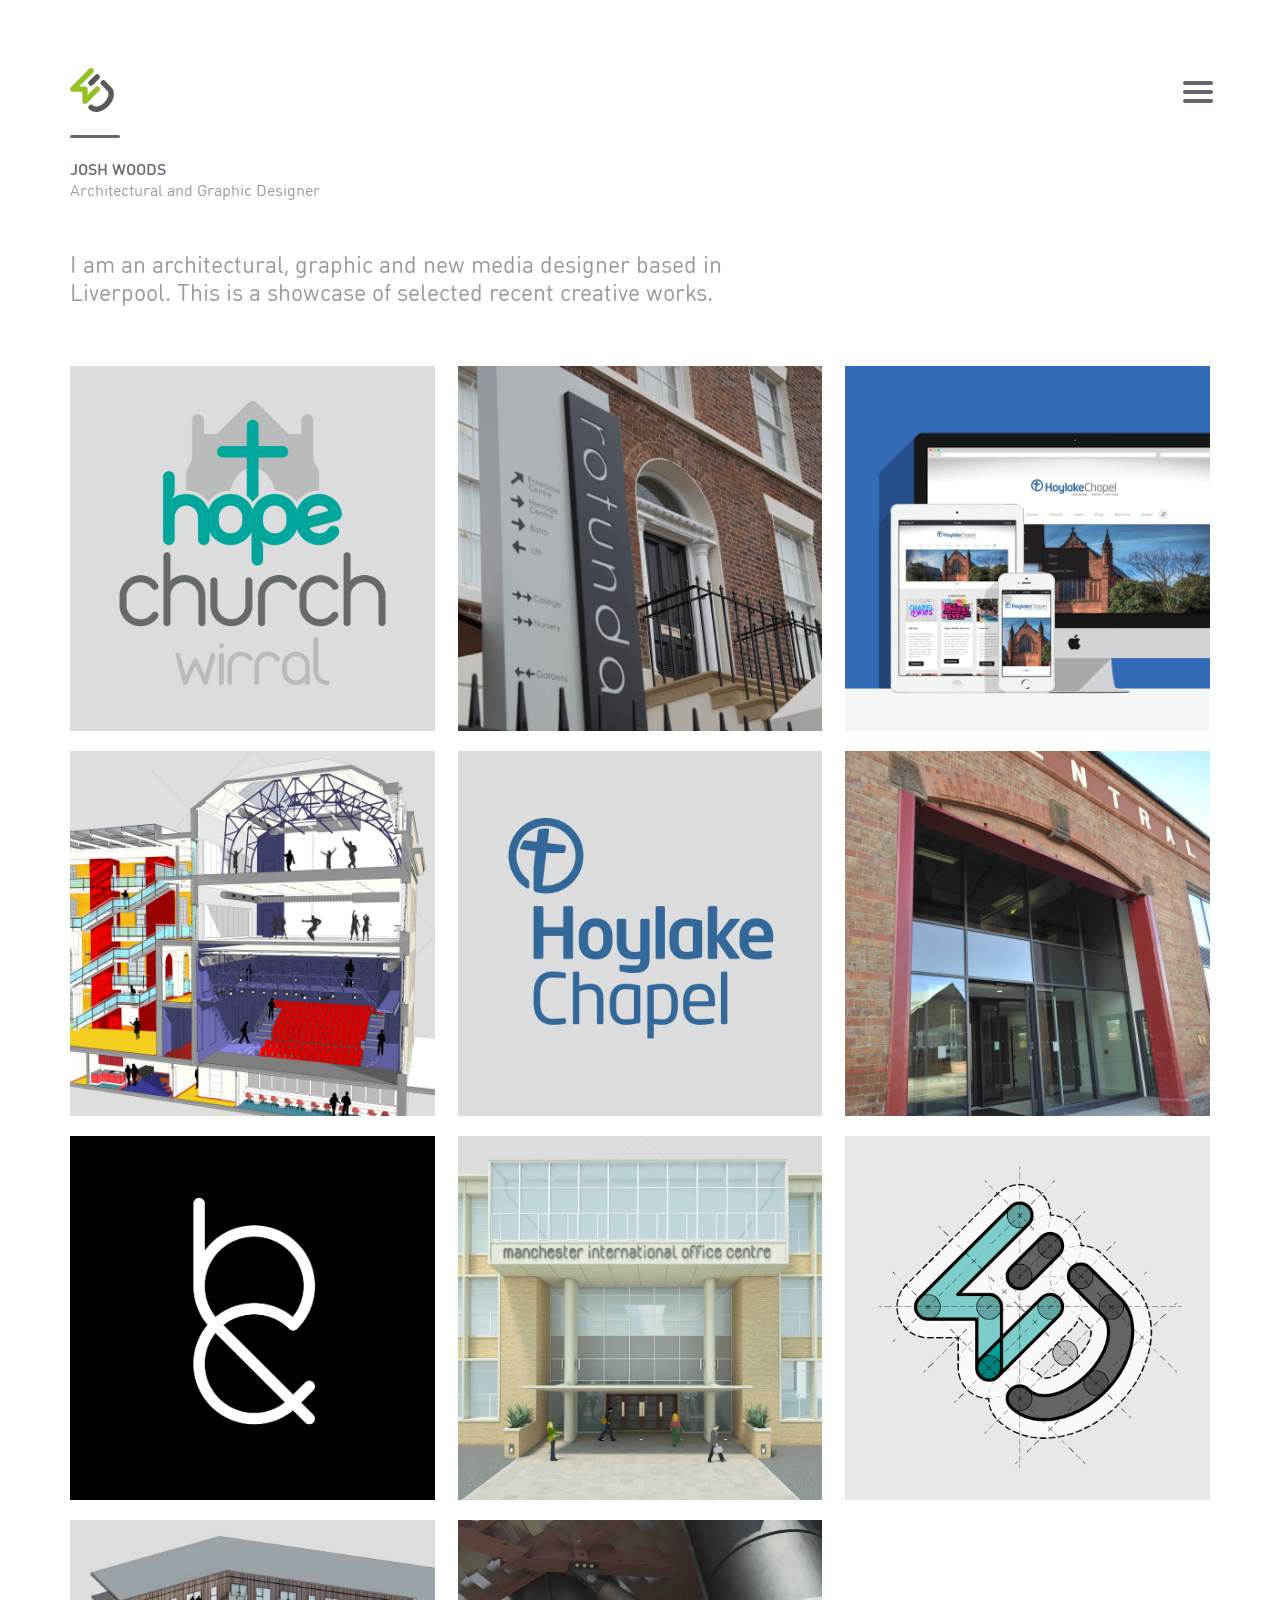
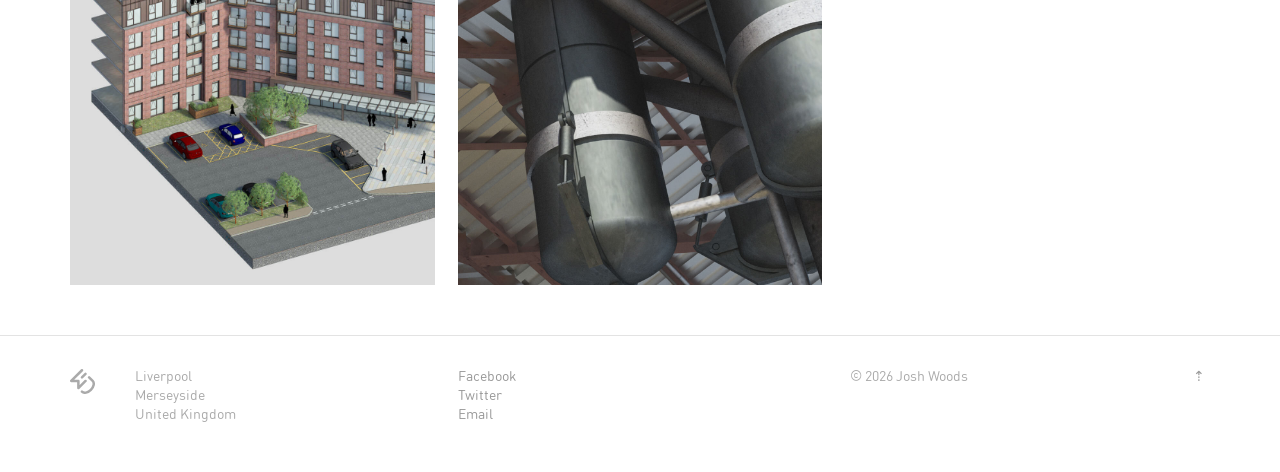
<file: index.html>
<!DOCTYPE html>
<html lang="en">

<head>
  <meta charset="UTF-8">
  <meta name="viewport" content="width=device-width, initial-scale=1">
  <title>Josh Woods | Architectural &#38; Graphic Designer</title>
  <meta name="description" content="I am an architectural, graphic and new media designer based in Liverpool. This is a showcase of my recently completed creative works.">
  <meta name="author" content="Josh Woods">
  <link rel="stylesheet" href="css/style.css">
  <link rel="apple-touch-icon" href="img/apple-icon-touch.png">
  <link rel="shortcut icon" href="img/favicon.png">
</head>

<body>

<section id="top" style="height: 50px;"></section>

<div class="header">
<a href="#0">
<svg class="logo" xmlns="http://www.w3.org/2000/svg" viewBox="0 0 184.25 184.26">
    <polyline points="88.72 21.26 21.26 88.73 66.23 88.73 66.23 133.7 111.2 88.73" style="fill:none; stroke:#fff; stroke-linecap:round; stroke-linejoin:round; stroke-width:42.52px;"/>
    <line x1="88.72" y1="66.24" x2="111.2" y2="43.75" style="fill:none; stroke:#fff; stroke-linecap:round; stroke-linejoin:round; stroke-width:42.52px;"/>
    <path d="M88.72,156.18c12.42,12.42,37.58,7.39,56.22-11.25,18.63-18.63,23.66-43.8,11.25-56.22l-22.49-22.49" style="fill:none; stroke:#fff; stroke-linecap:round; stroke-linejoin:round; stroke-width:42.52px;"/>
    <polyline points="88.72 21.26 21.26 88.73 66.23 88.73 66.23 133.7 111.2 88.73" style="fill:none; stroke:#95c125; stroke-linecap:round; stroke-linejoin:round; stroke-width:19.84px;"/>
    <line x1="88.72" y1="66.24" x2="111.2" y2="43.75" style="fill:none; stroke:#595958; stroke-linecap:round; stroke-linejoin:round; stroke-width:19.84px;"/>
    <path d="M88.72,156.18c12.42,12.42,37.58,7.39,56.22-11.25,18.63-18.63,23.66-43.8,11.25-56.22l-22.49-22.49" style="fill:none; stroke:#595958; stroke-linecap:round; stroke-linejoin:round; stroke-width:19.84px;"/>
</svg>
</a>
      <nav class="hamburger">
        <ul class="drop-down closed">
          <li>
            <div class="nav-button navTrigger">
              <i></i><i></i><i></i>
            </div>
          </li>
          <li class="filter dditem" data-filter="all" style="margin-top: 70px;"><a data-type="all" href="#0">SHOW ALL</a></li>
          <li class="filter dditem" data-filter=".online"><a data-type="online" href="#0">NEW MEDIA</a></li>
					<li class="filter dditem" data-filter=".architect"><a data-type="architect" href="#0">ARCHITECTURE</a>
					</li>
					<li class="filter dditem" data-filter=".identity"><a data-type="identity" href="#0">IDENTITY</a>
					</li>
					<li class="filter dditem" data-filter=".print"><a data-type="print" href="#0">PRINT</a>
					</li>
                    <li><a href="/about/">ABOUT</a>
					</li>
                    <li><a href="/contact/" style="font-weight: 500; color: #626774;">CONTACT</a>
                    </li>
        </ul>
      </nav>

</div>

<div id="whiteout" class="showverlay"></div>
    
<div class="wrapper">
  <div class="title">
    <div class="titleline" margin-top: 24px;></div>
    <div style="font-weight: 500; color: #626774; margin-top: 20px;">JOSH WOODS</div>
    <div style="color: #999999;">Architectural and Graphic Designer</div>
  </div>
</div>


<div class="wrapper"><div class="subtitle">
    <h3>
      I am an architectural, graphic and new media designer based in Liverpool. This is a showcase of selected recent creative works.
    </h3>
</div></div>   
    
	<div class="container wrapper">
		<div class="item mix identity print">
			<a href="projects/hcw" id="work1">
                <img class="frame" src="data:image/png;base64, [base64]/9eOsAIAAAAAAAAAAAAAAAAAAAAAAAAAAAAAAAAAAAAAAAAAAAAAAAAAAAAAAAAAAAAAAAAAAAAAAAwBxc8AAdL7YC0AAAAASUVORK5CYII=" />
                <img data-src="img/projects/hcw/hcw.png" class="lazyload frameimg">
				<figbg class="prin" />
				<figcaption>
                    <div style="font-weight: 500;">Hope Church</div>
					New responsive identity for a church rename and rebrand. Identity alongside print and online assets.
				</figcaption>
			</a>
		</div>
		<div class="item mix identity architect">
			<a href="projects/template" id="work1">
                <img class="frame" src="data:image/png;base64, [base64]/9eOsAIAAAAAAAAAAAAAAAAAAAAAAAAAAAAAAAAAAAAAAAAAAAAAAAAAAAAAAAAAAAAAAAAAAAAAAAwBxc8AAdL7YC0AAAAASUVORK5CYII=" />
                <img data-src="img/projects/rotunda.jpg" class="lazyload frameimg">
				<figbg class="arch" />
				<figcaption>
					Animated text Overlay or description of project; Animated text Overlay or description of project;
				</figcaption>
			</a>
		</div>
		<div class="item mix online">
			<a href="projects/template" id="work1">
                <img class="frame" src="data:image/png;base64, [base64]/9eOsAIAAAAAAAAAAAAAAAAAAAAAAAAAAAAAAAAAAAAAAAAAAAAAAAAAAAAAAAAAAAAAAAAAAAAAAAwBxc8AAdL7YC0AAAAASUVORK5CYII=" />
                <img data-src="img/projects/hcsite.jpg" class="lazyload frameimg">
				<figbg class="onli" />
				<figcaption>
					Animated text Overlay or description of project; Animated text Overlay or description of project;
				</figcaption>
			</a>
		</div>
		<div class="item mix print architect">
			<a href="projects/template" id="work1">
                <img class="frame" src="data:image/png;base64, [base64]/9eOsAIAAAAAAAAAAAAAAAAAAAAAAAAAAAAAAAAAAAAAAAAAAAAAAAAAAAAAAAAAAAAAAAAAAAAAAAwBxc8AAdL7YC0AAAAASUVORK5CYII=" />
                <img data-src="img/projects/lipa.jpg" class="lazyload frameimg">
				<figbg class="prin" />
				<figcaption>
					Animated text Overlay or description of project; Animated text Overlay or description of project;
				</figcaption>
			</a>
		</div>
		<div class="item mix identity online print">
			<a href="projects/template" id="work1">
                <img class="frame" src="data:image/png;base64, [base64]/9eOsAIAAAAAAAAAAAAAAAAAAAAAAAAAAAAAAAAAAAAAAAAAAAAAAAAAAAAAAAAAAAAAAAAAAAAAAAwBxc8AAdL7YC0AAAAASUVORK5CYII=" />
                <img data-src="img/projects/hc.png" class="lazyload frameimg">
				<figbg class="prin" />
				<figcaption>
					Animated text Overlay or description of project; Animated text Overlay or description of project;
				</figcaption>
			</a>
		</div>
		<div class="item mix architect">
			<a href="projects/template" id="work1">
                <img class="frame" src="data:image/png;base64, [base64]/9eOsAIAAAAAAAAAAAAAAAAAAAAAAAAAAAAAAAAAAAAAAAAAAAAAAAAAAAAAAAAAAAAAAAAAAAAAAAwBxc8AAdL7YC0AAAAASUVORK5CYII=" />
                <img data-src="img/projects/shorelines.jpg" class="lazyload frameimg">
				<figbg class="arch" />
				<figcaption>
					Animated text Overlay or description of project; Animated text Overlay or description of project;
				</figcaption>
			</a>
		</div>
		<div class="item mix online identity">
			<a href="projects/template" id="work1">
                <img class="frame" src="data:image/png;base64, [base64]/9eOsAIAAAAAAAAAAAAAAAAAAAAAAAAAAAAAAAAAAAAAAAAAAAAAAAAAAAAAAAAAAAAAAAAAAAAAAAwBxc8AAdL7YC0AAAAASUVORK5CYII=" />
                <img data-src="img/projects/bc.png" class="lazyload frameimg">
				<figbg class="onli" />
				<figcaption>
					Animated text Overlay or description of project; Animated text Overlay or description of project;
				</figcaption>
			</a>
		</div>
		<div class="item mix architect">
			<a href="projects/template" id="work1">
                <img class="frame" src="data:image/png;base64, [base64]/9eOsAIAAAAAAAAAAAAAAAAAAAAAAAAAAAAAAAAAAAAAAAAAAAAAAAAAAAAAAAAAAAAAAAAAAAAAAAwBxc8AAdL7YC0AAAAASUVORK5CYII=" />
                <img data-src="img/projects/mioc.jpg" class="lazyload frameimg">
				<figbg class="arch" />
				<figcaption>
					Animated text Overlay or description of project; Animated text Overlay or description of project;
				</figcaption>
			</a>
		</div>
		<div class="item mix identity">
			<a href="projects/template" id="work1">
                <img class="frame" src="data:image/png;base64, [base64]/9eOsAIAAAAAAAAAAAAAAAAAAAAAAAAAAAAAAAAAAAAAAAAAAAAAAAAAAAAAAAAAAAAAAAAAAAAAAAwBxc8AAdL7YC0AAAAASUVORK5CYII=" />
                <img data-src="img/projects/jw3.png" class="lazyload frameimg">
				<figbg class="iden" />
				<figcaption>
					Animated text Overlay or description of project; Animated text Overlay or description of project;
				</figcaption>
			</a>
		</div>
		<div class="item mix architect">
			<a href="projects/template" id="work1">
                <img class="frame" src="data:image/png;base64, [base64]/9eOsAIAAAAAAAAAAAAAAAAAAAAAAAAAAAAAAAAAAAAAAAAAAAAAAAAAAAAAAAAAAAAAAAAAAAAAAAwBxc8AAdL7YC0AAAAASUVORK5CYII=" />
                <img data-src="img/projects/sthelens.jpg" class="lazyload frameimg">
				<figbg class="arch" />
				<figcaption>
					Animated text Overlay or description of project; Animated text Overlay or description of project;
				</figcaption>
			</a>
		</div>
		<div class="item mix architect">
			<a href="projects/thesis" id="work1">
                <img class="frame" src="data:image/png;base64, [base64]/9eOsAIAAAAAAAAAAAAAAAAAAAAAAAAAAAAAAAAAAAAAAAAAAAAAAAAAAAAAAAAAAAAAAAAAAAAAAAwBxc8AAdL7YC0AAAAASUVORK5CYII=" />
                <img data-src="img/projects/thesis/thesis.jpg" class="lazyload frameimg">
				<figbg class="arch" />
				<figcaption>
                    <div style="font-weight: 500;">Symbiosis - Ecological and Technical Futures</div>
					Liverpool School of Architecture final Thesis Project
				</figcaption>
			</a>
		</div>
        <div class="itemhidden">
		</div>
        <div class="itemhidden">
		</div>
        </div>
    

	<div class="footer">
			<div class="container wrapper">
			<div class="item location footer1">
				Liverpool
				<br>Merseyside
				<br>United Kingdom

			</div>
				

				
				
<svg class="logofooter" xmlns="http://www.w3.org/2000/svg" viewBox="0 0 50 50"><g id="b"><polyline points="23.92 2.5 2.5 23.92 16.78 23.92 16.78 38.19 31.06 23.92" style="fill:none; stroke:rgb(170, 170, 170); stroke-linecap:round; stroke-linejoin:round; stroke-width:5px;"/></g><g id="c"><line x1="23.92" y1="16.78" x2="31.06" y2="9.64" style="fill:none; stroke:rgb(170, 170, 170); stroke-linecap:round; stroke-linejoin:round; stroke-width:5px;"/></g><g id="d"><path d="M23.92,45.33c3.94,3.94,11.93,2.34,17.85-3.57,5.92-5.92,7.51-13.91,3.57-17.85l-7.14-7.14" style="fill:none; stroke:rgb(170, 170, 170); stroke-linecap:round; stroke-linejoin:round; stroke-width:5px;"/></g></svg>


			<div class="item location footer2">
				<a href="https://www.facebook.com/joshdmw">Facebook</a>
				<br><a href="https://twitter.com/jdmwoods">Twitter</a>
				<br><a href="/contact/">Email</a>
			</div>

			<div class="copyright">
				&copy; 2026 Josh Woods
			</div>
			<div class="top">
				<a href="#top">&#8673;</a>
			</div>

		</div>
	</div>
    
<script src='js/jquery-2.1.4.min.js'></script>
<script src="js/hamburger.js"></script>
<script src="js/dropdown.js"></script>
<script src="js/sticky.js"></script>
<script src="js/modernizr.custom.js"></script>
<script src="js/top.js"></script>
<script src="js/mixitup.min.js"></script>
<script src="js/mixitup.init.js"></script>
<script src="js/lazysizes.min.js"></script>
    
</body>
</html>
</file>
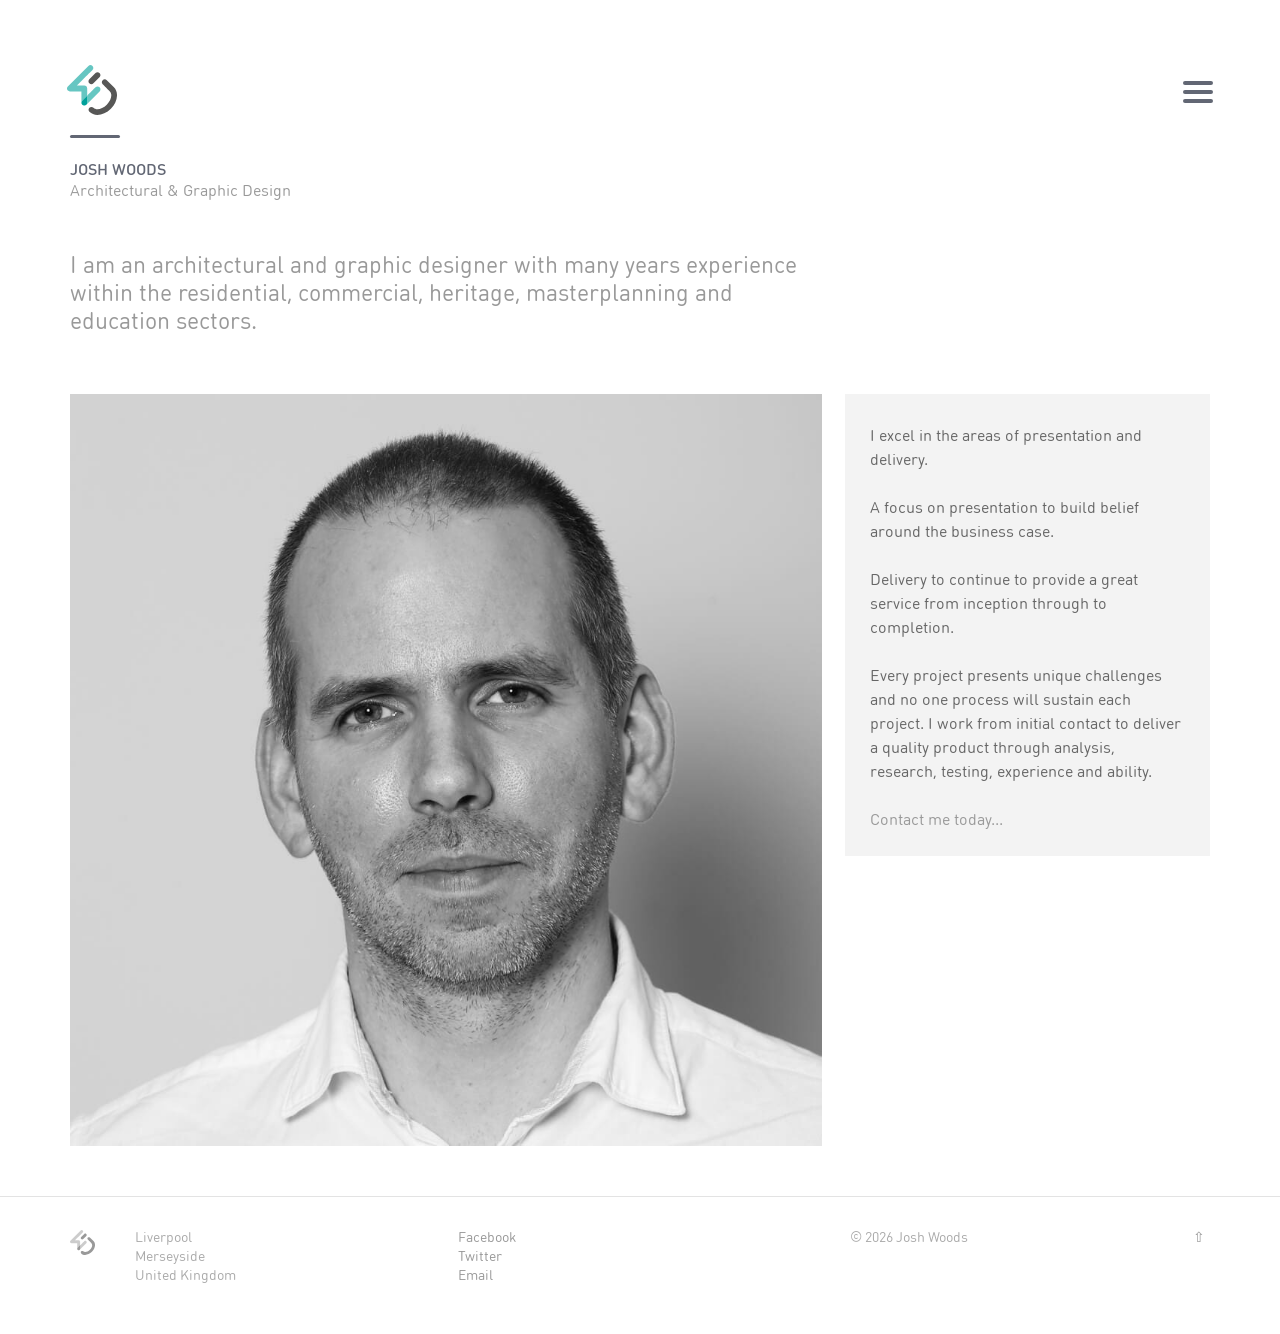
<file: about/index.html>
<!DOCTYPE html>
<html lang="en">

<head>
  <meta charset="UTF-8">
  <meta name="viewport" content="width=device-width, initial-scale=1">
  <title>Joshua Woods | Architectural and Graphic Designer</title>
  <meta name="description" content="I am an architectural, graphic and new media designer based in Liverpool. This is a showcase of my recently completed creative works.">
  <meta name="author" content="Joshua Woods">
  <link rel="stylesheet" href="../css/style.css">
  <link rel="apple-touch-icon" href="../img/apple-icon-touch.png">
  <link rel="shortcut icon" href="../img/favicon.png">
</head>

<body>

<section id="top" style="height: 50px;"></section>

<div class="header">
<a href="../"><svg class='logo' id="Layer_1" xmlns="http://www.w3.org/2000/svg" viewBox="0 0 41.06 40.96" style="enable-background:new 0 0 31.8 18.3;" xml:space="preserve"><defs><style>.cls-1{opacity:.6;}.cls-1,.cls-2{fill:#00a19a;}.cls-3{fill:#575756;}</style></defs><path class="cls-2" d="M13.75,33.21c-.05-.01-.11-.03-.16-.05.05.02.11.04.16.05Z"/><path class="cls-2" d="M13.3,33.08c-.07-.03-.14-.07-.21-.11.07.04.13.08.21.11Z"/><path class="cls-2" d="M14.22,33.26s.07,0,.11-.01c-.04,0-.08.01-.11.01,0,0,0,0,0,0Z"/><path class="cls-2" d="M12.9,32.86c-.13-.08-.25-.18-.36-.29.11.11.23.21.36.29Z"/><path class="cls-2" d="M15.89,32.57h0s0,0,0,0Z"/><path class="cls-2" d="M14.87,33.16c-.07.02-.13.04-.19.06.07-.01.13-.04.19-.06Z"/><path class="cls-2" d="M15.74,32.7c-.07.06-.14.12-.22.17.08-.05.15-.11.22-.17Z"/><path class="cls-2" d="M15.32,32.98c-.07.04-.13.08-.2.1.07-.03.14-.07.2-.1Z"/><path class="cls-2" d="M12.15,32.02c-.04-.08-.09-.15-.12-.23.03.08.08.15.12.23Z"/><path class="cls-2" d="M11.95,31.56c-.02-.07-.05-.14-.06-.21.01.07.04.14.06.21Z"/><path class="cls-2" d="M12.54,32.57c-.11-.11-.21-.23-.3-.36.09.13.19.25.3.36Z"/><path class="cls-1" d="M12.54,29.21s2.16-2.16,4.05-4.05v-5.92c0-1.31-1.06-2.37-2.37-2.37h-6.12s12.82-12.82,12.82-12.82c.93-.93.93-2.43,0-3.36-.93-.93-2.43-.93-3.36,0L.69,17.56c-.93.93-.93,2.43,0,3.36.44.44,1.05.69,1.68.69h9.47s0,9.28,0,9.28c0,0,0,.02,0,.03,0-.62.22-1.24.69-1.71Z"/><path class="cls-2" d="M15.11,33.08c-.08.03-.16.05-.25.08.08-.02.17-.04.25-.08Z"/><path class="cls-2" d="M15.87,32.59l.02-.02s-.1.09-.16.13c.04-.04.09-.07.13-.11Z"/><polygon class="cls-2" points="12.54 32.57 12.54 32.57 12.54 32.57 12.54 32.57"/><path class="cls-1" d="M26.79,18.31c-.93-.93-2.43-.93-3.36,0,0,0-3.65,3.65-6.85,6.85v5.73c0,.65-.27,1.25-.69,1.68l10.9-10.9c.93-.93.93-2.43,0-3.36Z"/><path class="cls-2" d="M11.89,31.35c-.03-.14-.04-.29-.04-.44,0,.15.02.29.04.44Z"/><path class="cls-2" d="M15.52,32.87c-.06.04-.14.07-.2.11.07-.04.14-.07.2-.11Z"/><path class="cls-2" d="M12.24,32.21c-.04-.06-.07-.12-.1-.18.03.06.06.12.1.18Z"/><path class="cls-2" d="M13.1,32.97c-.07-.04-.14-.07-.2-.11.06.04.13.07.2.11Z"/><path class="cls-2" d="M13.58,33.17c-.09-.03-.19-.05-.28-.09.09.04.19.06.28.09Z"/><path class="cls-2" d="M12.03,31.8c-.03-.07-.05-.15-.07-.23.02.08.04.16.07.23Z"/><path class="cls-2" d="M14.67,33.22c-.11.02-.23.03-.35.04.12,0,.23-.01.35-.04Z"/><path class="cls-2" d="M14.21,33.26c-.16,0-.31-.02-.46-.05.15.03.31.05.46.05Z"/><path class="cls-2" d="M16.59,25.16c-1.89,1.89-4.05,4.05-4.05,4.05-.47.47-.7,1.09-.69,1.71,0,.15.02.29.04.44.01.07.04.14.06.21.02.08.04.16.07.23.03.08.08.15.12.23.03.06.06.12.1.18.09.13.18.25.3.36,0,0,0,0,0,0,.11.11.23.21.36.29.06.04.13.07.2.11.07.04.14.08.21.11.09.04.19.06.28.09.05.01.11.04.16.05.15.03.31.05.46.05.04,0,.08,0,.11-.01.12,0,.24-.01.35-.04.07-.01.13-.04.19-.06.08-.02.17-.04.25-.08.07-.03.14-.07.2-.1.07-.04.14-.07.2-.11.08-.05.15-.11.22-.17.05-.04.11-.08.16-.13h0c.43-.43.69-1.02.69-1.68v-5.73Z"/><path class="cls-3" d="M18.33,14.97c.93.93,2.43.93,3.36,0l5.18-5.19c.87-.98.78-2.48-.2-3.35-.94-.83-2.37-.79-3.26.1l-5.08,5.08c-.93.93-.93,2.43,0,3.36Z"/><path class="cls-3" d="M38.54,18.28l-5.88-5.88c-.93-.93-2.43-.93-3.36,0-.93.93-.93,2.43,0,3.36h0s5.88,5.88,5.88,5.88c2.32,2.32,1.2,7.21-2.51,10.92-3.71,3.71-8.6,4.84-10.92,2.52h0c-.93-.93-2.43-.93-3.36,0-.93.93-.93,2.43,0,3.36h0c4.18,4.18,12.08,3.05,17.64-2.52,5.57-5.57,6.69-13.47,2.51-17.64Z"/></svg></a>
      <nav class="hamburger">
        <ul class="drop-down closed">
          <li>
            <div class="nav-button navTrigger">
              <i></i><i></i><i></i>
            </div>
          </li>
          <li class="filter" data-filter="all" style="margin-top: 70px;"><a href="../">ALL PROJECTS</a></li>
          <li class="filter" data-filter=".online"><a href="../#online">NEW MEDIA</a></li>
					<li class="filter" data-filter=".architect"><a href="../#architect">ARCHITECTURE</a>
					</li>
					<li class="filter" data-filter=".identity"><a href="../#identity">IDENTITY</a>
					</li>
					<li class="filter" data-filter=".print"><a href="../#print">PRINT</a>
					</li>
                    <li><a href="../about/">ABOUT</a>
					</li>
          <li><a href="../contact/" style="font-weight: 500; color: #626774;">CONTACT</a></li>
        </ul>
      </nav>
</div>

    <div id="whiteout" class="showverlay"></div>
    
<div class="wrapper">
  <div class="title">
    <div class="titleline"></div>
    <div style="font-weight: 500; color: #626774; margin-top: 20px;">JOSH WOODS</div>
    <div style="color: #999999;">Architectural & Graphic Design</div>
  </div>
</div>

<div class="wrapper"><div class="subtitle">
    <h3>
      I am an architectural and graphic designer with many years experience within the residential, commercial, heritage, masterplanning and education sectors.
    </h3>
</div></div>   






	<div id="Container" class="container wrapper margin">

        <div class="item2">
        
            <div id="Container" class="container">
                
                <div class="item4">
				    <img src="../img/josh.jpg" style="vertical-align:bottom;">
                </div>
                
            </div>
        </div>
        <div class="item5">
            <div class="articletext">
	<p>I excel in the areas of presentation and delivery.</p>	    
        <p>A focus on presentation to build belief around the business case.</p>
        <p>Delivery to continue to provide a great service from inception through to completion.</p>
        <p>Every project presents unique challenges and no one process will sustain each project. I work from initial contact to deliver a quality product through analysis, research, testing, experience and ability.</p>
	<p><a href="../contact/">Contact me today...</a></p>
	</div>
        </div>

    </div>

<div class="footer">
			<div class="container wrapper">
			<div class="item location footer1">
				Liverpool
				<br>Merseyside
				<br>United Kingdom

			</div>
				
		<svg class="logofooter" xmlns="http://www.w3.org/2000/svg" viewBox="0 0 10.02 10" width="25px"><g id="Footer_Logo_Light"><path d="M3.36,8.11s-.03,0-.04-.01c.01,0,.03,0,.04.01Z" style="fill:#000100;"/><path d="M3.25,8.08s-.03-.02-.05-.03c.02,0,.03.02.05.03Z" style="fill:#000100;"/><path d="M3.47,8.12s.02,0,.03,0c0,0-.02,0-.03,0,0,0,0,0,0,0Z" style="fill:#000100;"/><path d="M3.15,8.02s-.06-.04-.09-.07c.03.03.06.05.09.07Z" style="fill:#000100;"/><path d="M3.88,7.95h0s0,0,0,0Z" style="fill:#000100;"/><path d="M3.63,8.1s-.03.01-.05.01c.02,0,.03,0,.05-.01Z" style="fill:#000100;"/><path d="M3.84,7.98s-.03.03-.05.04c.02-.01.04-.03.05-.04Z" style="fill:#000100;"/><path d="M3.74,8.05s-.03.02-.05.03c.02,0,.03-.02.05-.03Z" style="fill:#000100;"/><path d="M2.97,7.82s-.02-.04-.03-.06c0,.02.02.04.03.06Z" style="fill:#000100;"/><path d="M2.92,7.71s-.01-.03-.02-.05c0,.02.01.03.02.05Z" style="fill:#000100;"/><path d="M3.06,7.95s-.05-.06-.07-.09c.02.03.05.06.07.09Z" style="fill:#000100;"/><path d="M3.69,8.08s-.04.01-.06.02c.02,0,.04-.01.06-.02Z" style="fill:#000100;"/><path d="M3.87,7.96h0s-.03.02-.04.03c.01,0,.02-.02.03-.03Z" style="fill:#000100;"/><polygon points="3.06 7.95 3.06 7.95 3.06 7.95 3.06 7.95" style="fill:#000100;"/><path d="M3.06,7.13s.53-.53.99-.99v-1.45c0-.32-.26-.58-.58-.58h-1.49S5.11.99,5.11.99c.23-.23.23-.59,0-.82-.23-.23-.59-.23-.82,0L.17,4.29c-.23.23-.23.59,0,.82.11.11.26.17.41.17h2.31s0,2.26,0,2.26c0,0,0,0,0,0,0-.15.05-.3.17-.42Z" style="fill:#000100; opacity:.2;"/><path d="M6.54,4.47c-.23-.23-.59-.23-.82,0,0,0-.89.89-1.67,1.67v1.4c0,.16-.06.3-.17.41l2.66-2.66c.23-.23.23-.59,0-.82Z" style="fill:#000100; opacity:.2;"/><path d="M2.9,7.65s-.01-.07-.01-.11c0,.04,0,.07.01.11Z" style="fill:#000100;"/><path d="M3.79,8.02s-.03.02-.05.03c.02,0,.03-.02.05-.03Z" style="fill:#000100;"/><path d="M2.99,7.86s-.02-.03-.02-.04c0,.01.01.03.02.04Z" style="fill:#000100;"/><path d="M3.2,8.05s-.03-.02-.05-.03c.02.01.03.02.05.03Z" style="fill:#000100;"/><path d="M3.32,8.1s-.05-.01-.07-.02c.02,0,.05.01.07.02Z" style="fill:#000100;"/><path d="M2.94,7.76s-.01-.04-.02-.06c0,.02.01.04.02.06Z" style="fill:#000100;"/><path d="M3.58,8.11s-.06,0-.09,0c.03,0,.06,0,.09,0Z" style="fill:#000100;"/><path d="M3.47,8.12s-.08,0-.11-.01c.04,0,.08.01.11.01Z" style="fill:#000100;"/></g><g id="Footer_Logo_Dark"><path d="M4.05,6.14c-.46.46-.99.99-.99.99-.11.11-.17.27-.17.42,0,.04,0,.07.01.11,0,.02.01.03.02.05,0,.02.01.04.02.06,0,.02.02.04.03.06,0,.01.01.03.02.04.02.03.04.06.07.09,0,0,0,0,0,0,.03.03.06.05.09.07.02.01.03.02.05.03.02,0,.03.02.05.03.02,0,.05.01.07.02.01,0,.03,0,.04.01.04,0,.07.01.11.01,0,0,.02,0,.03,0,.03,0,.06,0,.09,0,.02,0,.03,0,.05-.01.02,0,.04-.01.06-.02.02,0,.03-.02.05-.03.02,0,.03-.02.05-.03.02-.01.04-.03.05-.04.01-.01.03-.02.04-.03h0c.1-.1.17-.25.17-.41v-1.4Z" style="fill:#000100; opacity:.4;"/><path d="M4.48,3.65c.23.23.59.23.82,0l1.26-1.27c.21-.24.19-.61-.05-.82-.23-.2-.58-.19-.79.02l-1.24,1.24c-.23.23-.23.59,0,.82Z" style="fill:#000100; opacity:.4;"/><path d="M9.41,4.46l-1.44-1.43c-.23-.23-.59-.23-.82,0-.23.23-.23.59,0,.82h0s1.44,1.43,1.44,1.43c.57.57.29,1.76-.61,2.67-.91.91-2.1,1.18-2.67.61h0c-.23-.23-.59-.23-.82,0-.23.23-.23.59,0,.82h0c1.02,1.02,2.95.74,4.31-.61s1.63-3.29.61-4.31Z" style="fill:#000100; opacity:.4;"/></g></svg>


			<div class="item location footer2">
				<a href="https://www.facebook.com/joshdmw">Facebook</a>
				<br><a href="https://twitter.com/jdmwoods">Twitter</a>
				<br><a href="/contact/">Email</a>
			</div>

			<div class="copyright">
				&copy; 2026 Josh Woods
			</div>
			<div class="top">
				<a href="#top">&#8679;</a>
			</div>

		</div>
	</div>
    
<script src='../js/jquery-2.1.4.min.js'></script>
<script src="../js/hamburger.js"></script>
<script src="../js/dropdown.js"></script>
<script src="../js/sticky.js"></script>
<script src="../js/modernizr.custom.js"></script>
<script src="../js/top.js"></script>  
</body>
</html>
</file>
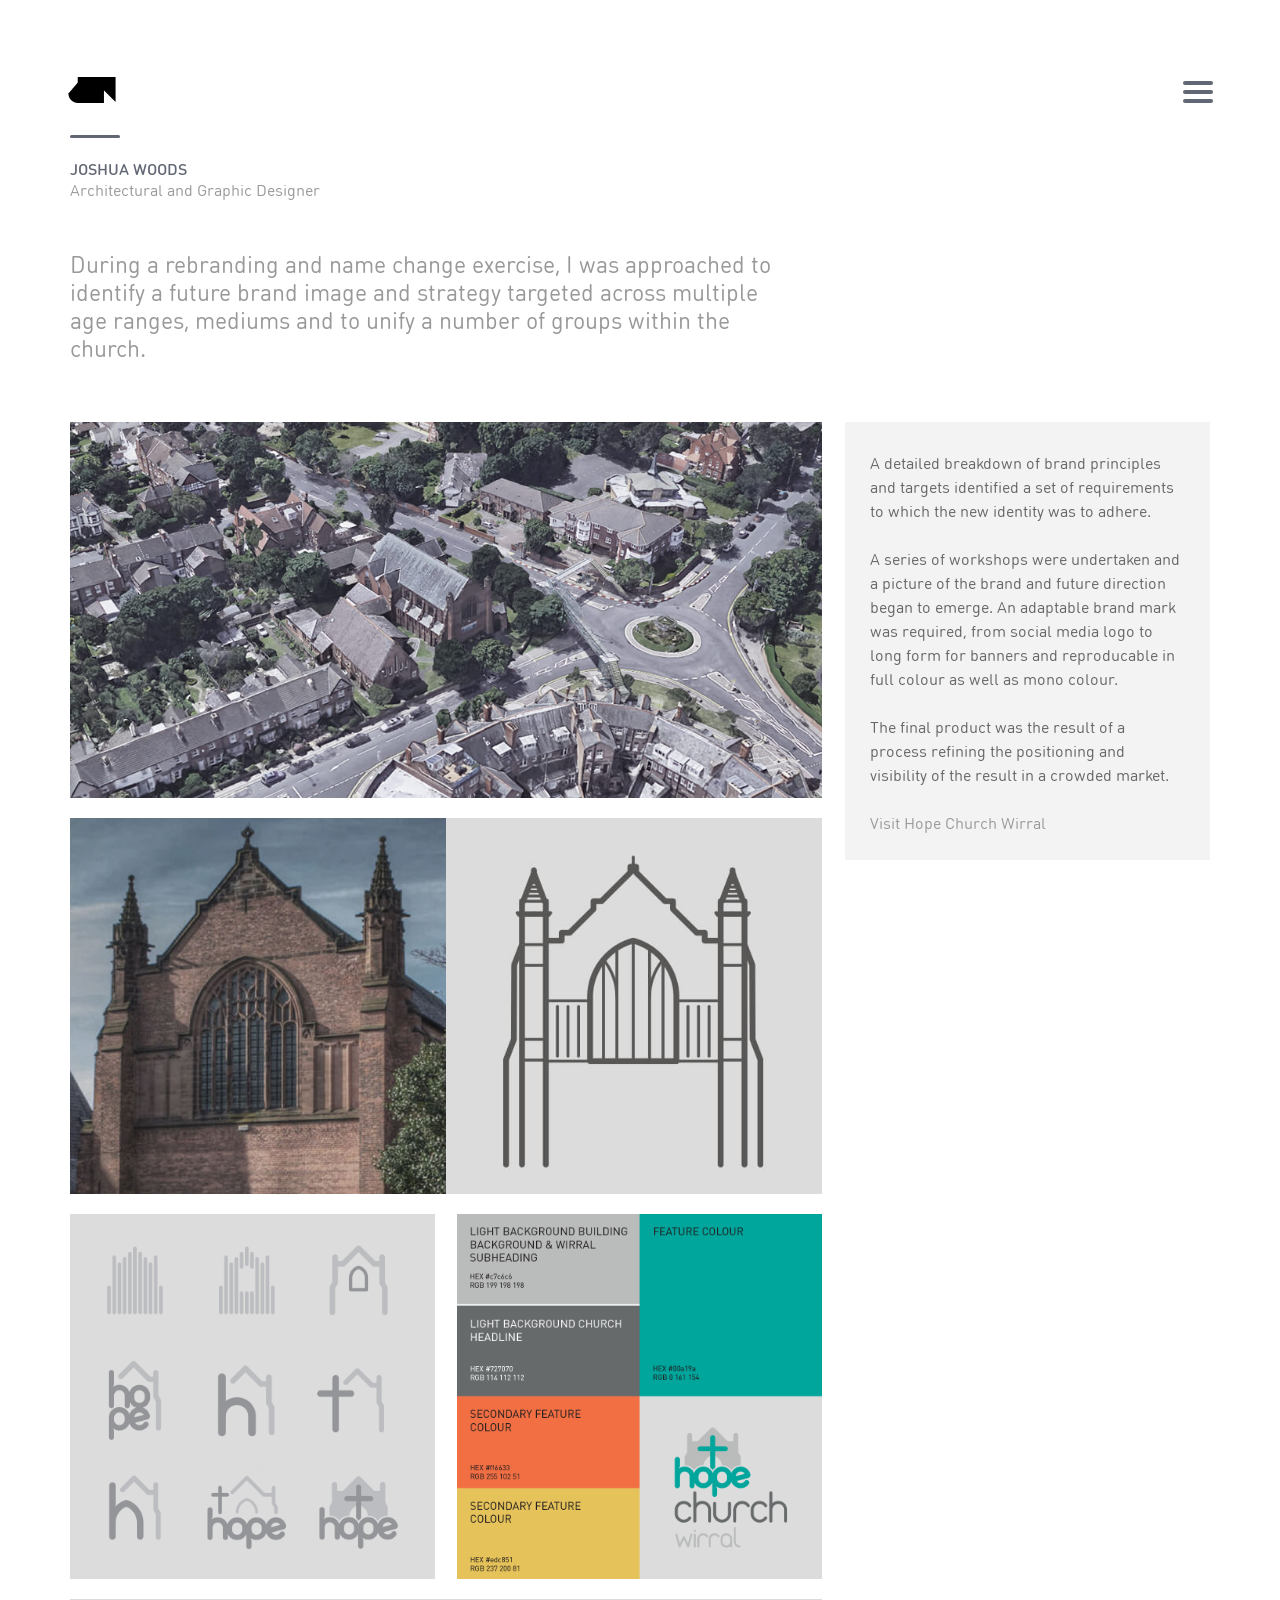
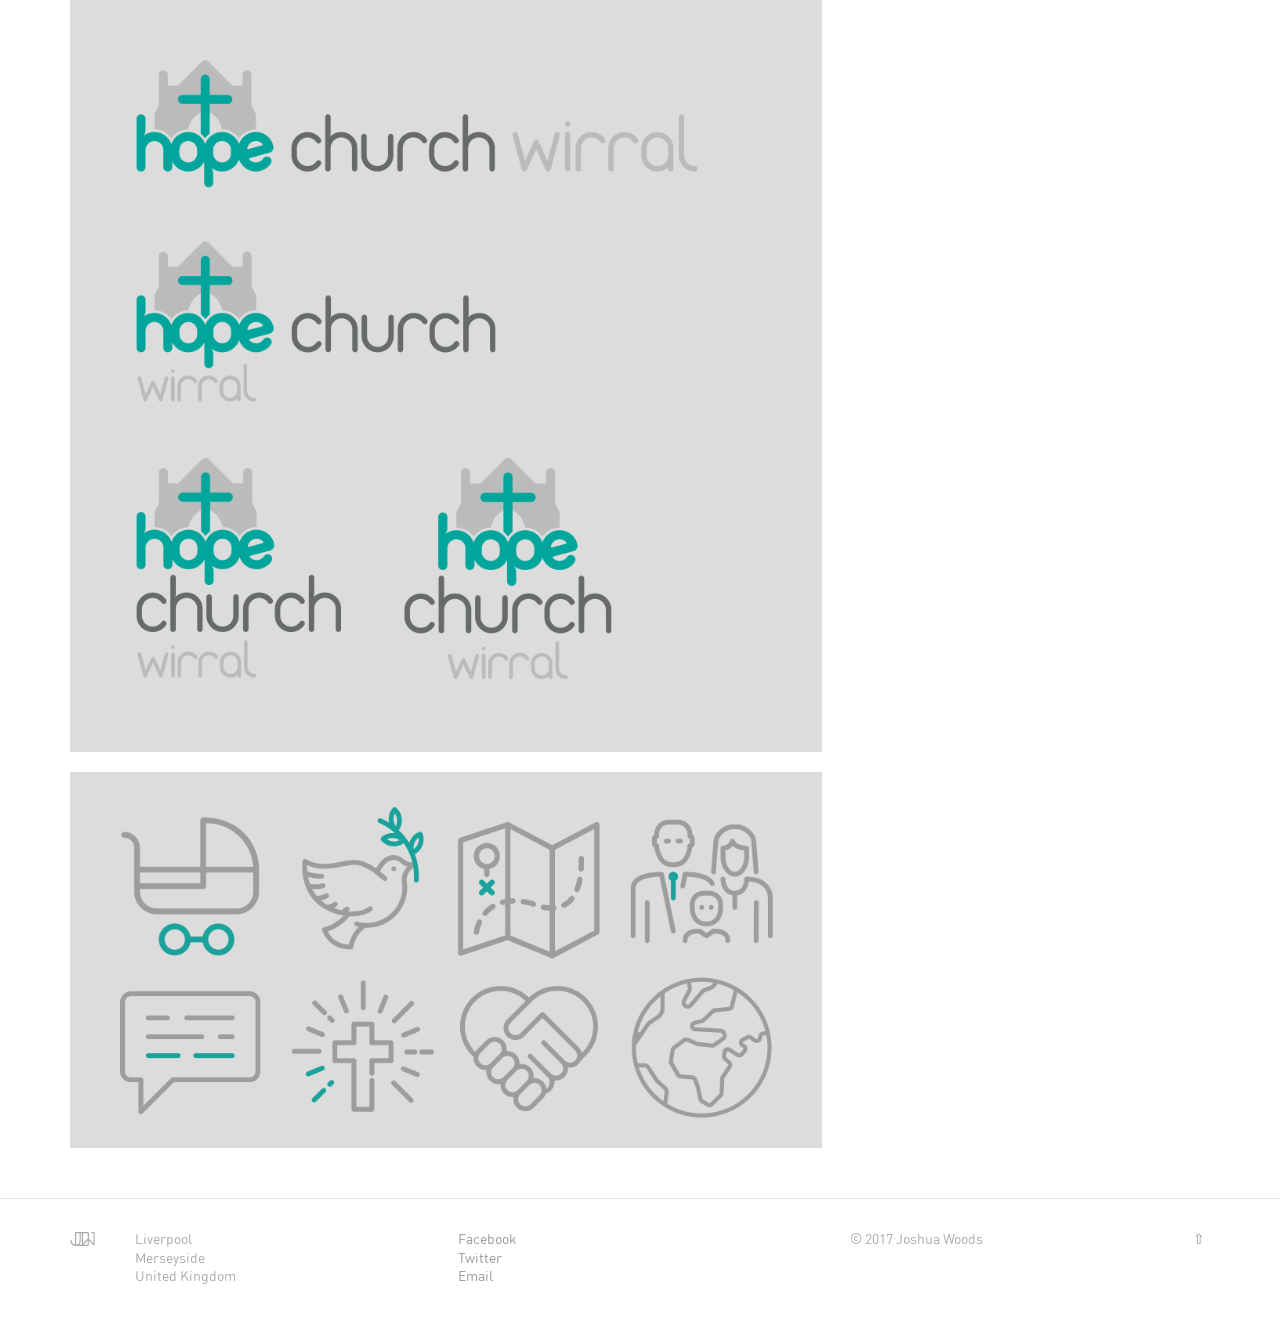
<file: projects/hcw/index.html>
<!DOCTYPE html>
<html lang="en">

<head>
  <meta charset="UTF-8">
  <meta name="viewport" content="width=device-width, initial-scale=1">
  <title>Joshua Woods | Architectural and Graphic Designer</title>
  <meta name="description" content="I am an architectural, graphic and new media designer based in Liverpool. This is a showcase of my recently completed creative works.">
  <meta name="author" content="Joshua Woods">
  <link rel="stylesheet" href="../../css/style.css">
  <link rel="apple-touch-icon" href="../../img/apple-icon-touch.png">
  <link rel="shortcut icon" href="../../img/favicon.png">
</head>

<body>

<section id="top" style="height: 50px;"></section>

<div class="header">
<a href="../../"><svg version="1.1" class="logo" xmlns="http://www.w3.org/2000/svg" xmlns:xlink="http://www.w3.org/1999/xlink" x="0px" y="0px"
	 viewBox="0 0 31.8 18.3" style="enable-background:new 0 0 31.8 18.3;" xml:space="preserve">
      <rect x="6.9" y="0.9" class="st0" width="16.5" height="16.5"/>
      <path class="st1" d="M9.9,0.9h3v10.5c0,3.3-2.7,6-6,6s-6-2.7-6-6"/>
      <polyline class="st1" points="27.9,0.9 30.9,0.9 30.9,16.8 23.4,9.3 15.9,16.8 15.9,0.9 18.9,0.9 	"/>
      <rect x="6.9" y="0.9" class="st2" width="16.5" height="16.5"/>
    </svg></a>
      <nav class="hamburger">
        <ul class="drop-down closed">
          <li>
            <div class="nav-button navTrigger">
              <i></i><i></i><i></i>
            </div>
          </li>
          <li class="filter" data-filter="all" style="margin-top: 70px;"><a href="../../">ALL PROJECTS</a></li>
          <li class="filter" data-filter=".online"><a href="../../#online">NEW MEDIA</a></li>
					<li class="filter" data-filter=".architect"><a href="../../#architect">ARCHITECTURE</a>
					</li>
					<li class="filter" data-filter=".identity"><a href="../../#identity">IDENTITY</a>
					</li>
					<li class="filter" data-filter=".print"><a href="../../#print">PRINT</a>
					</li>
                    <li><a href="../../about/">ABOUT</a>
					</li>
          <li><a href="../../contact/" style="font-weight: 500; color: #626774;">CONTACT</a></li>
        </ul>
      </nav>
</div>

    <div id="whiteout" class="showverlay"></div>
    
<div class="wrapper">
  <div class="title">
    <div class="titleline"></div>
    <div style="font-weight: 500; color: #626774; margin-top: 20px;">JOSHUA WOODS</div>
    <div style="color: #999999;">Architectural and Graphic Designer</div>
  </div>
</div>

<div class="wrapper"><div class="subtitle">
    <h3>
      During a rebranding and name change exercise, I was approached to identify a future brand image and strategy targeted across multiple age ranges, mediums and to unify a number of groups within the church.
    </h3>
</div></div>   






	<div id="Container" class="container wrapper margin">

        <div class="item2">
        
            <div id="Container" class="container">
                
                <div class="item4">
				    <img src="../../img/projects/hcw/hcw2a.jpg" style="vertical-align:bottom;">
                </div>
                
                <div class="item4">
				    <img src="../../img/projects/hcw/hcw2b.jpg" style="vertical-align:bottom;">
                </div>
                
                <div class="item3">
				    <img src="../../img/projects/hcw/hcw1.png" style="vertical-align:bottom;">
                </div>
                
                <div class="item3">
				    <img src="../../img/projects/hcw/hcw3.png" style="vertical-align:bottom;">
                </div>
                
                <div class="item4">
				    <img src="../../img/projects/hcw/hcw4.png" style="vertical-align:bottom;">
                </div>
                
                <div class="item4">
				    <img src="../../img/projects/hcw/hcw5.png" style="vertical-align:bottom;">
                </div>
                
            </div>
        </div>
        <div class="item5">
            <div class="articletext">
        <p>A detailed breakdown of brand principles and targets identified a set of requirements to which the new identity was to adhere.</p>
        <p>A series of workshops were undertaken and a picture of the brand and future direction began to emerge. An adaptable brand mark was required, from social media logo to long form for banners and reproducable in full colour as well as mono colour.</p>
        <p>The final product was the result of a process refining the positioning and visibility of the result in a crowded market.</p>
               <p> <a href="http://hope-church.co.uk" target="_new">Visit Hope Church Wirral</a></p>
            </div>
        </div>

    </div>





<div class="footer">
  <div class="container wrapper">
    <svg class="logofooter" xmlns="http://www.w3.org/2000/svg" xmlns:xlink="http://www.w3.org/1999/xlink" x="0px" y="0px" viewBox="0 0 27 15" style="enable-background:new 0 0 27 15;" xml:space="preserve"><path style="fill: #aaa;" d="M26,0h-2.5c-0.4,0-0.6,0.3-0.6,0.6s0.3,0.6,0.6,0.6h1.9v11.1l-5-5V0.6c0-0.4-0.3-0.6-0.6-0.6H16h-2.5H11H8.5H6 C5.7,0,5.4,0.3,5.4,0.6v13c-2.1-0.3-3.7-2.1-3.7-4.3C1.7,9,1.4,8.7,1,8.7S0.4,9,0.4,9.4C0.4,12.5,2.9,15,6,15h13.7 c0.4,0,0.6-0.3,0.6-0.6V9.2l5.2,5.2c0.2,0.2,0.5,0.2,0.7,0.1c0.2-0.1,0.4-0.3,0.4-0.6V0.6C26.6,0.3,26.3,0,26,0z M16,1.3h3.1v6.1 l-5,5V1.3H16z M8.5,1.3h1.9v8.1c0,2.2-1.6,4-3.7,4.3V1.3H8.5z M11.6,9.4V1.3h1.2v12.5H9.6C10.8,12.7,11.6,11.1,11.6,9.4z M14.5,13.7 l4.6-4.6v4.6H14.5z"/></svg>
    <div class="item location footer1">
		Liverpool
		<br>Merseyside
		<br>United Kingdom
    </div>
    <div class="item location footer2">
      <a href="https://www.facebook.com/joshdmw">Facebook</a>
      <br><a href="https://twitter.com/jdmwoods">Twitter</a>
      <br><a href="../../contact/">Email</a>
    </div>
    <div class="copyright">
      &copy; 2017 Joshua Woods
    </div>
    <div class="top">
      <a href="#top">&#8679;</a>
    </div>
  </div>
</div>
    
<script src='../../js/jquery-2.1.4.min.js'></script>
<script src="../../js/hamburger.js"></script>
<script src="../../js/dropdown.js"></script>
<script src="../../js/sticky.js"></script>
<script src="../../js/modernizr.custom.js"></script>
<script src="../../js/top.js"></script>  
</body>
</html>
</file>
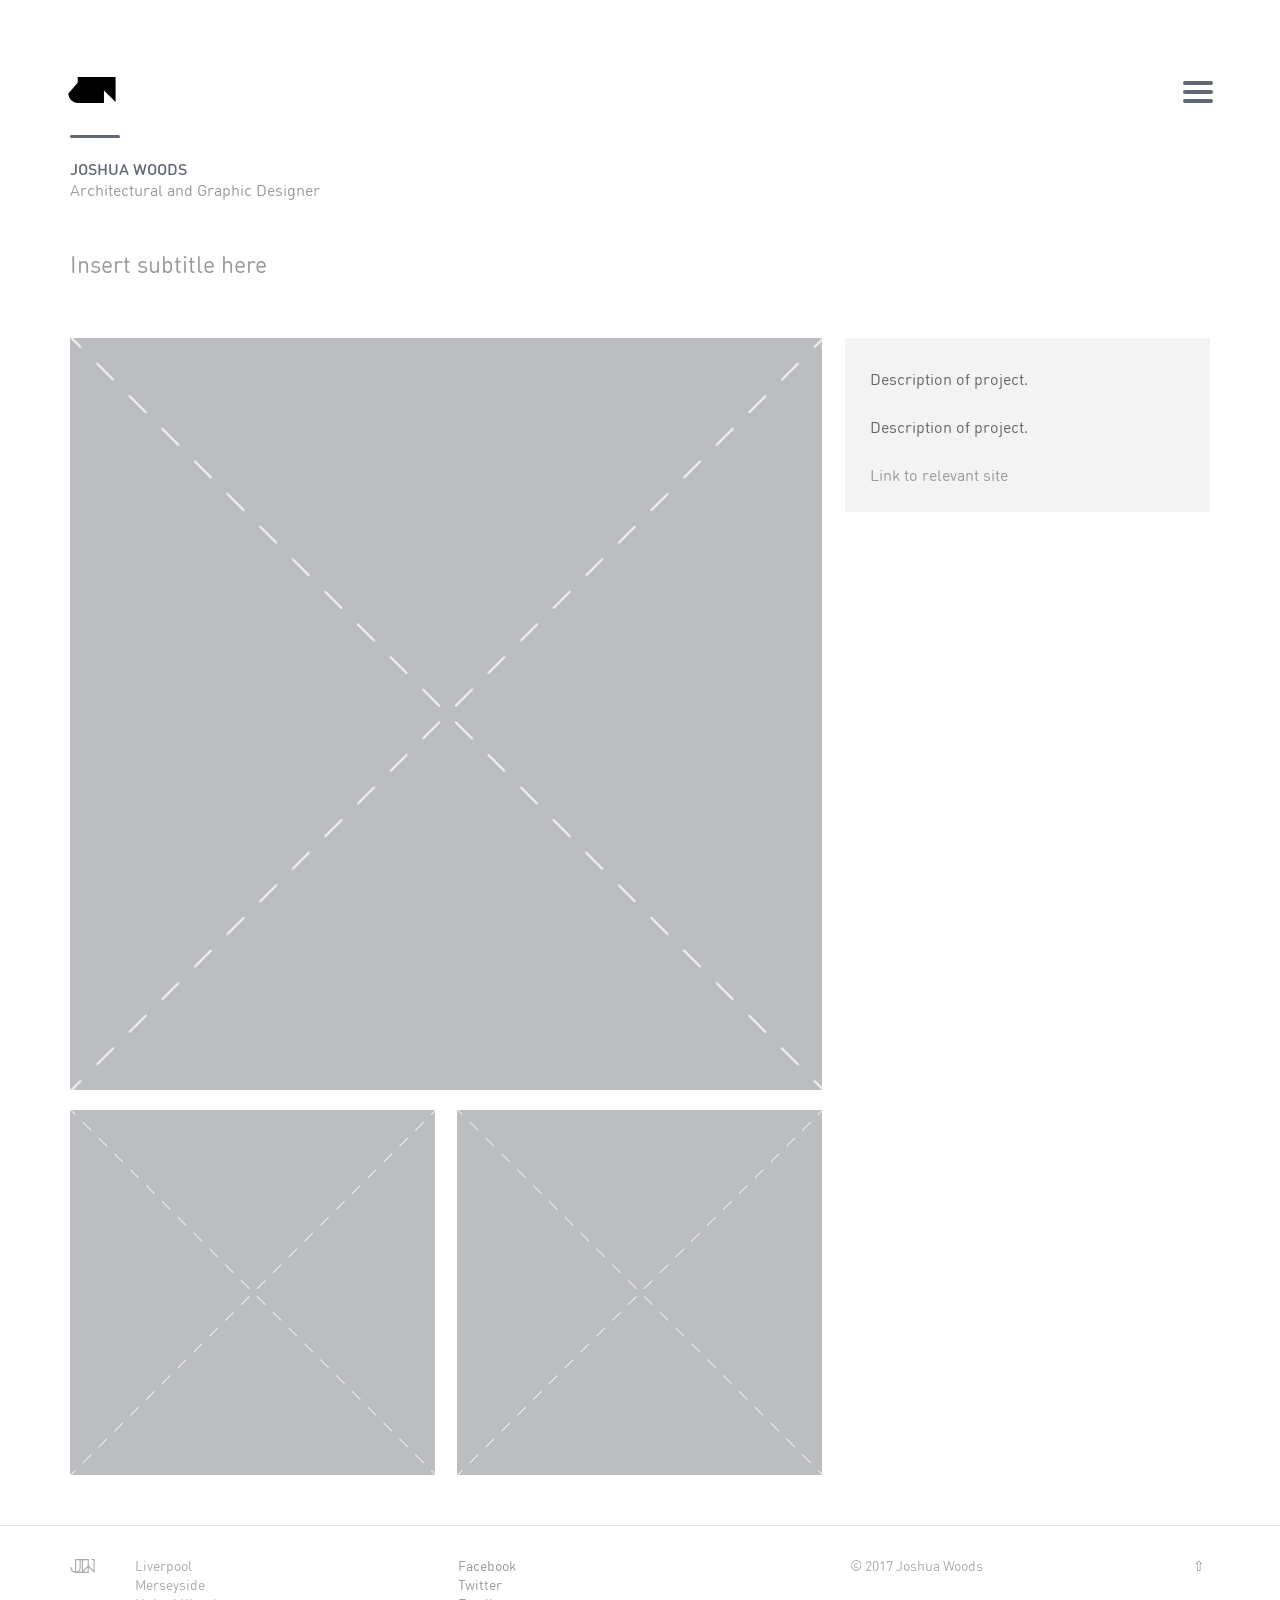
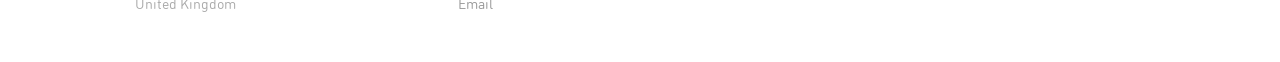
<file: projects/template/index.html>
<!DOCTYPE html>
<html lang="en">

<head>
  <meta charset="UTF-8">
  <meta name="viewport" content="width=device-width, initial-scale=1">
  <title>Joshua Woods | Architectural and Graphic Designer</title>
  <meta name="description" content="I am an architectural, graphic and new media designer based in Liverpool. This is a showcase of my recently completed creative works.">
  <meta name="author" content="Joshua Woods">
  <link rel="stylesheet" href="../../css/style.css">
  <link rel="apple-touch-icon" href="../../img/apple-icon-touch.png">
  <link rel="shortcut icon" href="../../img/favicon.png">
</head>

<body>

<section id="top" style="height: 50px;"></section>

<div class="header">
<a href="../../"><svg version="1.1" class="logo" xmlns="http://www.w3.org/2000/svg" xmlns:xlink="http://www.w3.org/1999/xlink" x="0px" y="0px"
	 viewBox="0 0 31.8 18.3" style="enable-background:new 0 0 31.8 18.3;" xml:space="preserve">
      <rect x="6.9" y="0.9" class="st0" width="16.5" height="16.5"/>
      <path class="st1" d="M9.9,0.9h3v10.5c0,3.3-2.7,6-6,6s-6-2.7-6-6"/>
      <polyline class="st1" points="27.9,0.9 30.9,0.9 30.9,16.8 23.4,9.3 15.9,16.8 15.9,0.9 18.9,0.9 	"/>
      <rect x="6.9" y="0.9" class="st2" width="16.5" height="16.5"/>
    </svg></a>
      <nav class="hamburger">
        <ul class="drop-down closed">
          <li>
            <div class="nav-button navTrigger">
              <i></i><i></i><i></i>
            </div>
          </li>
          <li class="filter" data-filter="all" style="margin-top: 70px;"><a href="../../">ALL PROJECTS</a></li>
          <li class="filter" data-filter=".online"><a href="../../#online">NEW MEDIA</a></li>
					<li class="filter" data-filter=".architect"><a href="../../#architect">ARCHITECTURE</a>
					</li>
					<li class="filter" data-filter=".identity"><a href="../../#identity">IDENTITY</a>
					</li>
					<li class="filter" data-filter=".print"><a href="../../#print">PRINT</a>
					</li>
                    <li><a href="../../about/">ABOUT</a>
					</li>
          <li><a href="../../contact/" style="font-weight: 500; color: #626774;">CONTACT</a></li>
        </ul>
      </nav>
</div>

    <div id="whiteout" class="showverlay"></div>
    
<div class="wrapper">
  <div class="title">
    <div class="titleline"></div>
    <div style="font-weight: 500; color: #626774; margin-top: 20px;">JOSHUA WOODS</div>
    <div style="color: #999999;">Architectural and Graphic Designer</div>
  </div>
</div>

<div class="wrapper"><div class="subtitle">
    <h3>
      Insert subtitle here
    </h3>
</div></div>   






	<div id="Container" class="container wrapper margin">

        <div class="item2">
        
            <div id="Container" class="container">
                
                <div class="item4">
				    <img src="../../img/projects/template/placeholder.png" style="vertical-align:bottom;">
                </div>
                
                <div class="item3">
				    <img src="../../img/projects/template/placeholder.png" style="vertical-align:bottom;">
                </div>
                
                <div class="item3">
				    <img src="../../img/projects/template/placeholder.png" style="vertical-align:bottom;">
                </div>
                
            </div>
        </div>
        <div class="item5">
            <div class="articletext">
        <p>Description of project.</p>
        <p>Description of project.</p>
               <p> <a href="#0" target="_new">Link to relevant site</a></p>
            </div>
        </div>

    </div>





<div class="footer">
  <div class="container wrapper">
    <svg class="logofooter" xmlns="http://www.w3.org/2000/svg" xmlns:xlink="http://www.w3.org/1999/xlink" x="0px" y="0px" viewBox="0 0 27 15" style="enable-background:new 0 0 27 15;" xml:space="preserve"><path style="fill: #aaa;" d="M26,0h-2.5c-0.4,0-0.6,0.3-0.6,0.6s0.3,0.6,0.6,0.6h1.9v11.1l-5-5V0.6c0-0.4-0.3-0.6-0.6-0.6H16h-2.5H11H8.5H6 C5.7,0,5.4,0.3,5.4,0.6v13c-2.1-0.3-3.7-2.1-3.7-4.3C1.7,9,1.4,8.7,1,8.7S0.4,9,0.4,9.4C0.4,12.5,2.9,15,6,15h13.7 c0.4,0,0.6-0.3,0.6-0.6V9.2l5.2,5.2c0.2,0.2,0.5,0.2,0.7,0.1c0.2-0.1,0.4-0.3,0.4-0.6V0.6C26.6,0.3,26.3,0,26,0z M16,1.3h3.1v6.1 l-5,5V1.3H16z M8.5,1.3h1.9v8.1c0,2.2-1.6,4-3.7,4.3V1.3H8.5z M11.6,9.4V1.3h1.2v12.5H9.6C10.8,12.7,11.6,11.1,11.6,9.4z M14.5,13.7 l4.6-4.6v4.6H14.5z"/></svg>
    <div class="item location footer1">
		Liverpool
		<br>Merseyside
		<br>United Kingdom
    </div>
    <div class="item location footer2">
      <a href="https://www.facebook.com/joshdmw">Facebook</a>
      <br><a href="https://twitter.com/jdmwoods">Twitter</a>
      <br><a href="../../contact/">Email</a>
    </div>
    <div class="copyright">
      &copy; 2017 Joshua Woods
    </div>
    <div class="top">
      <a href="#top">&#8679;</a>
    </div>
  </div>
</div>
    
<script src='../../js/jquery-2.1.4.min.js'></script>
<script src="../../js/hamburger.js"></script>
<script src="../../js/dropdown.js"></script>
<script src="../../js/sticky.js"></script>
<script src="../../js/modernizr.custom.js"></script>
<script src="../../js/top.js"></script>  
</body>
</html>
</file>
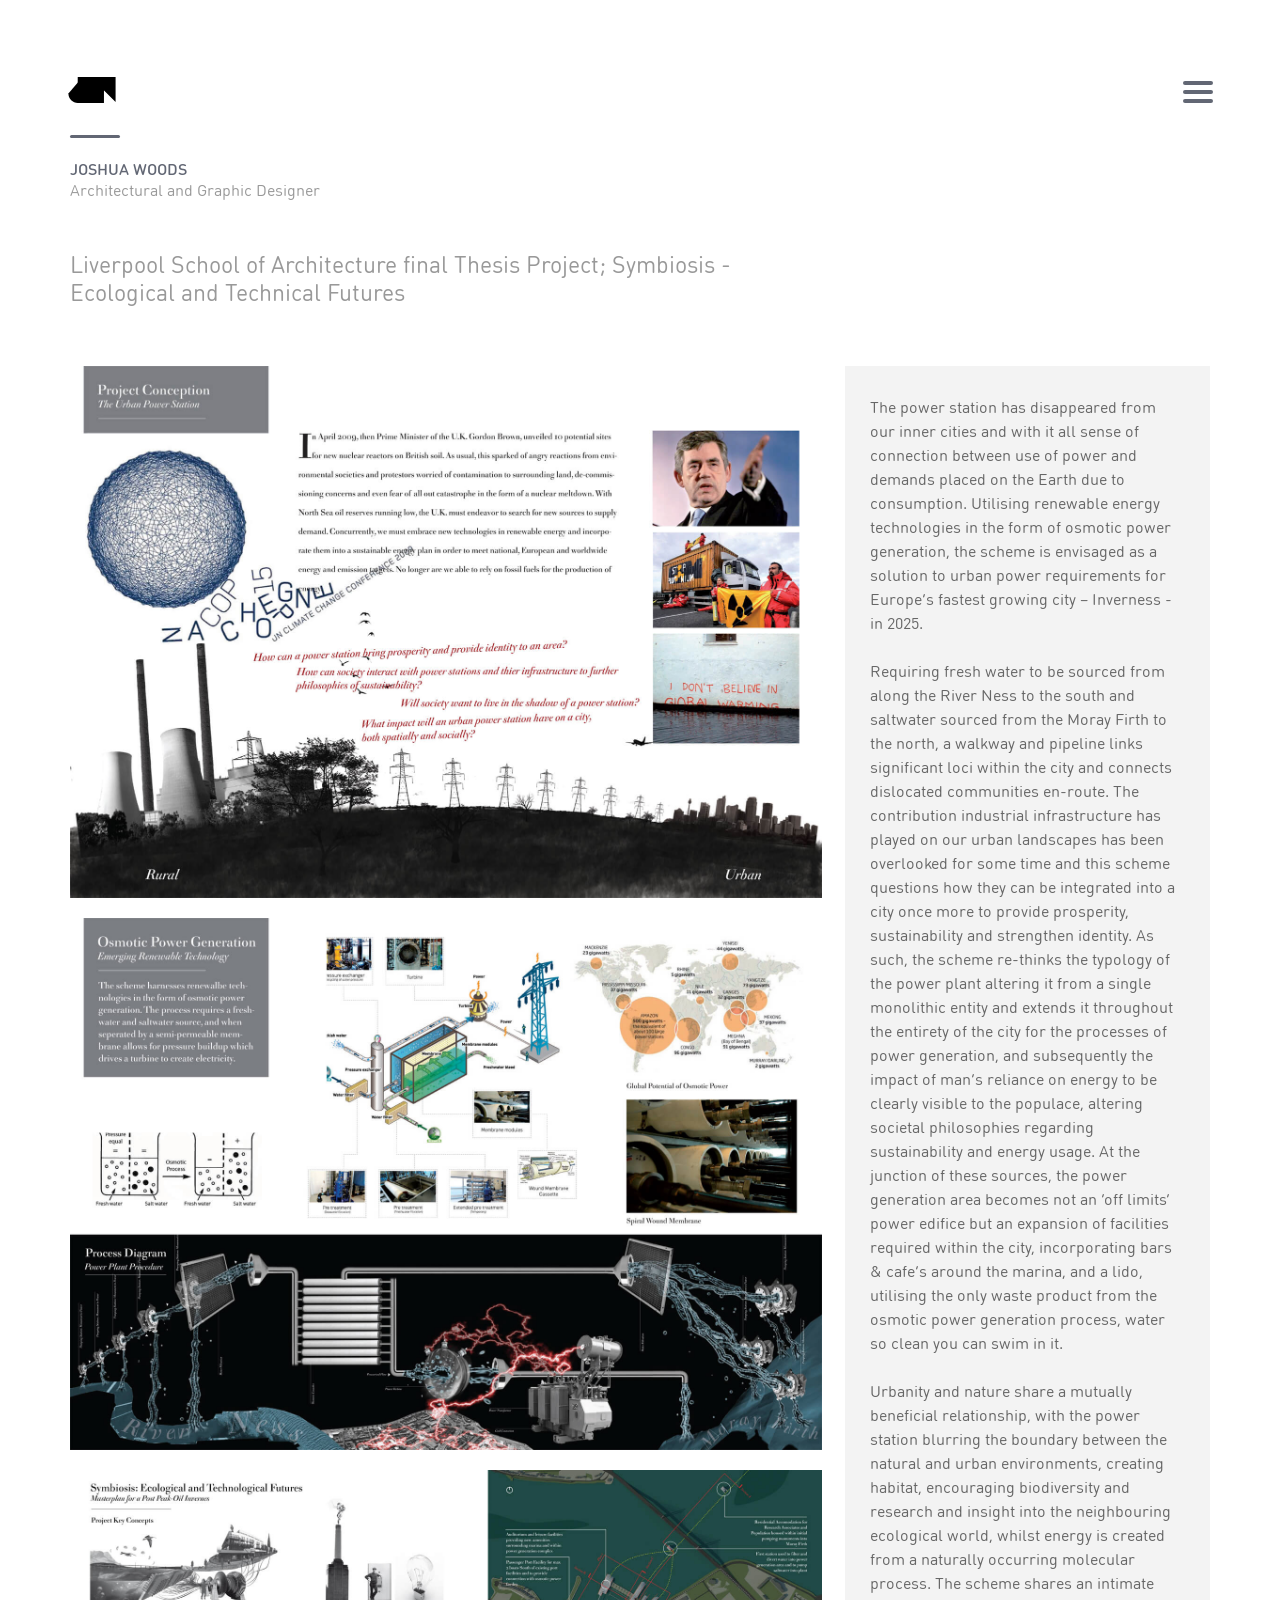
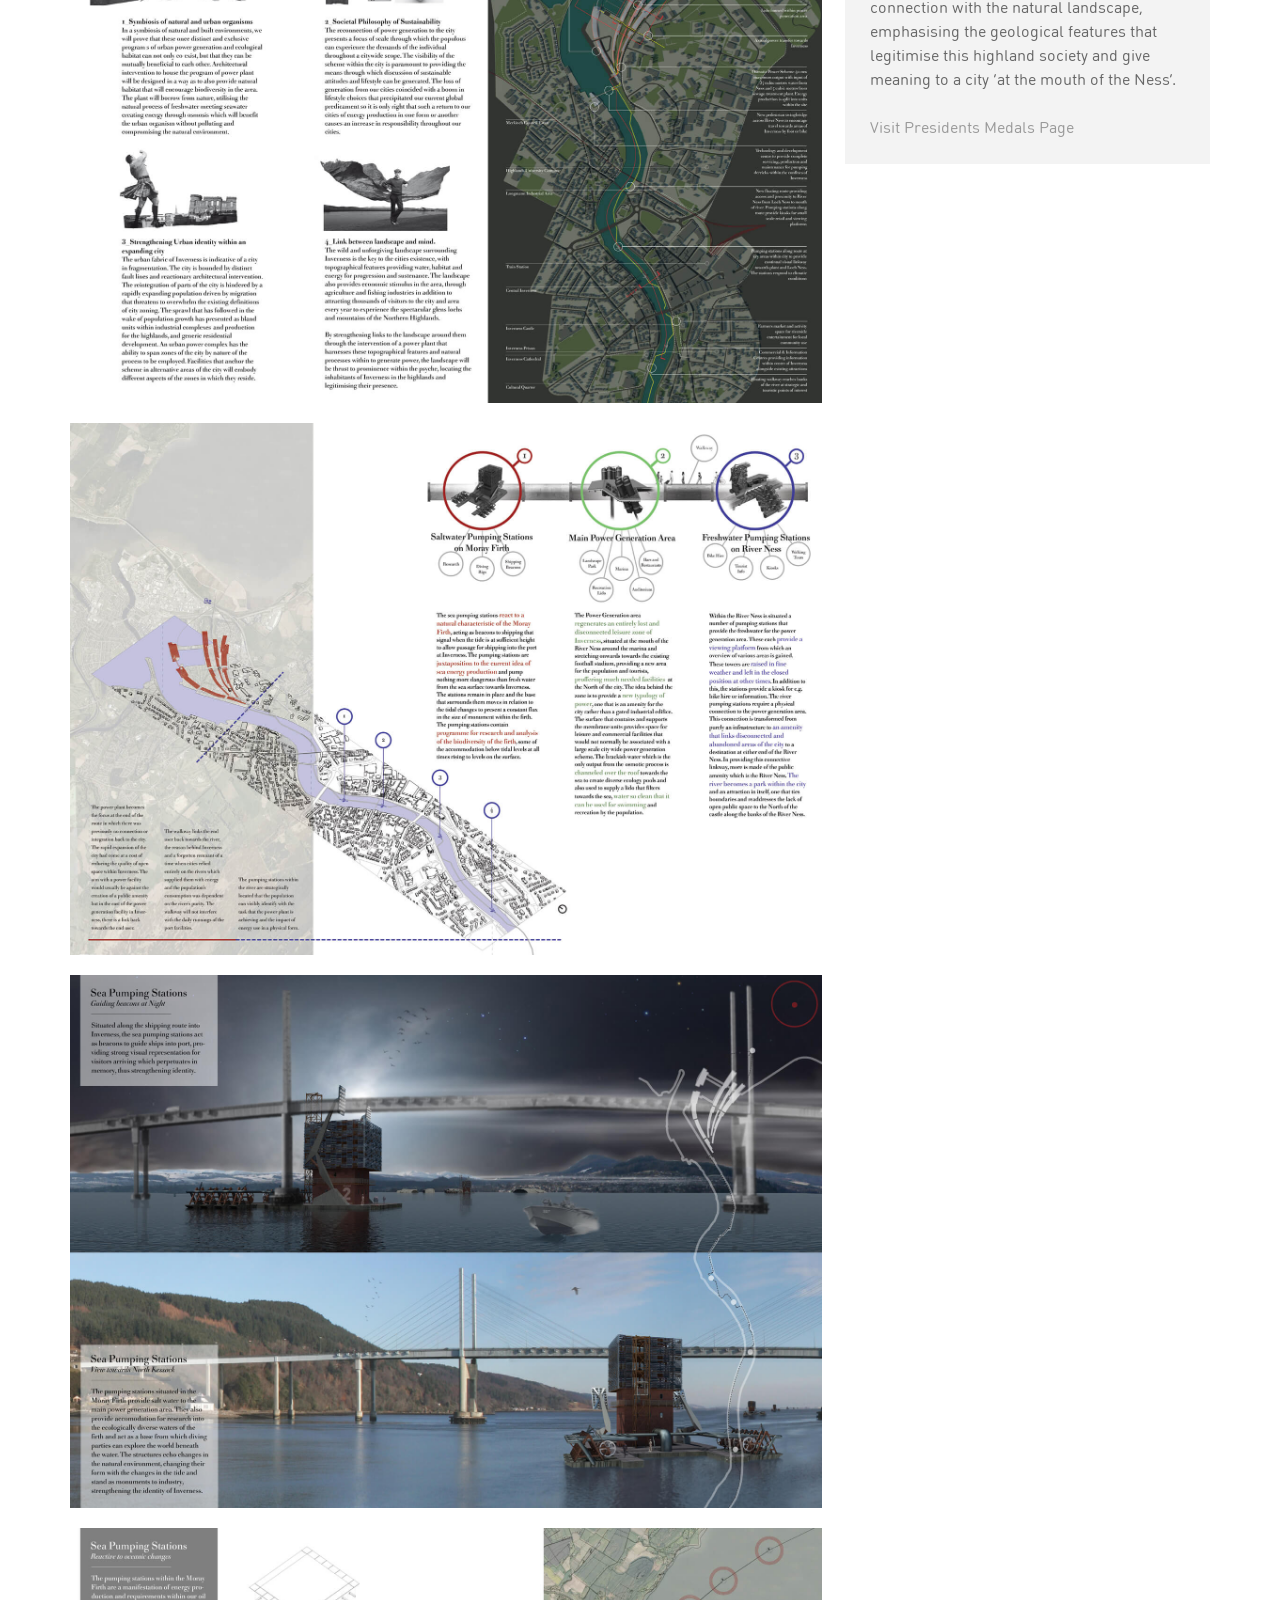
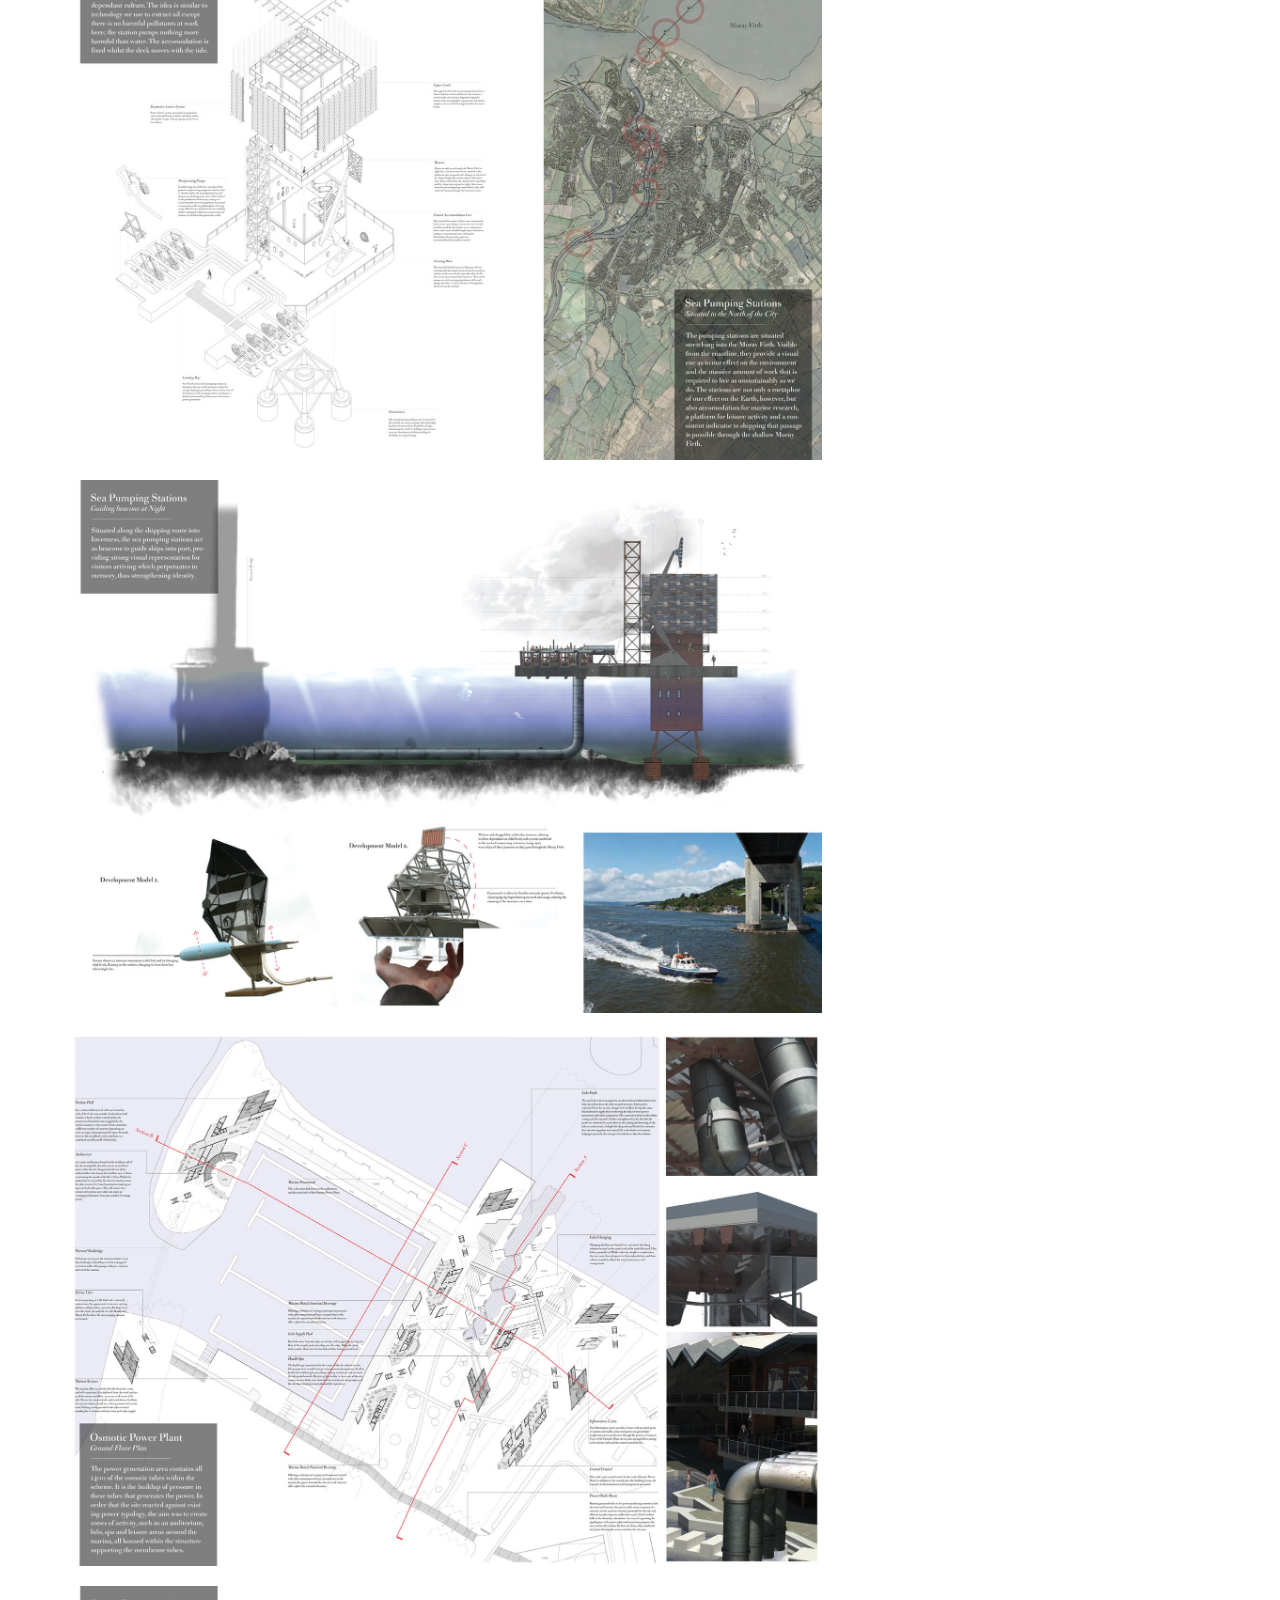
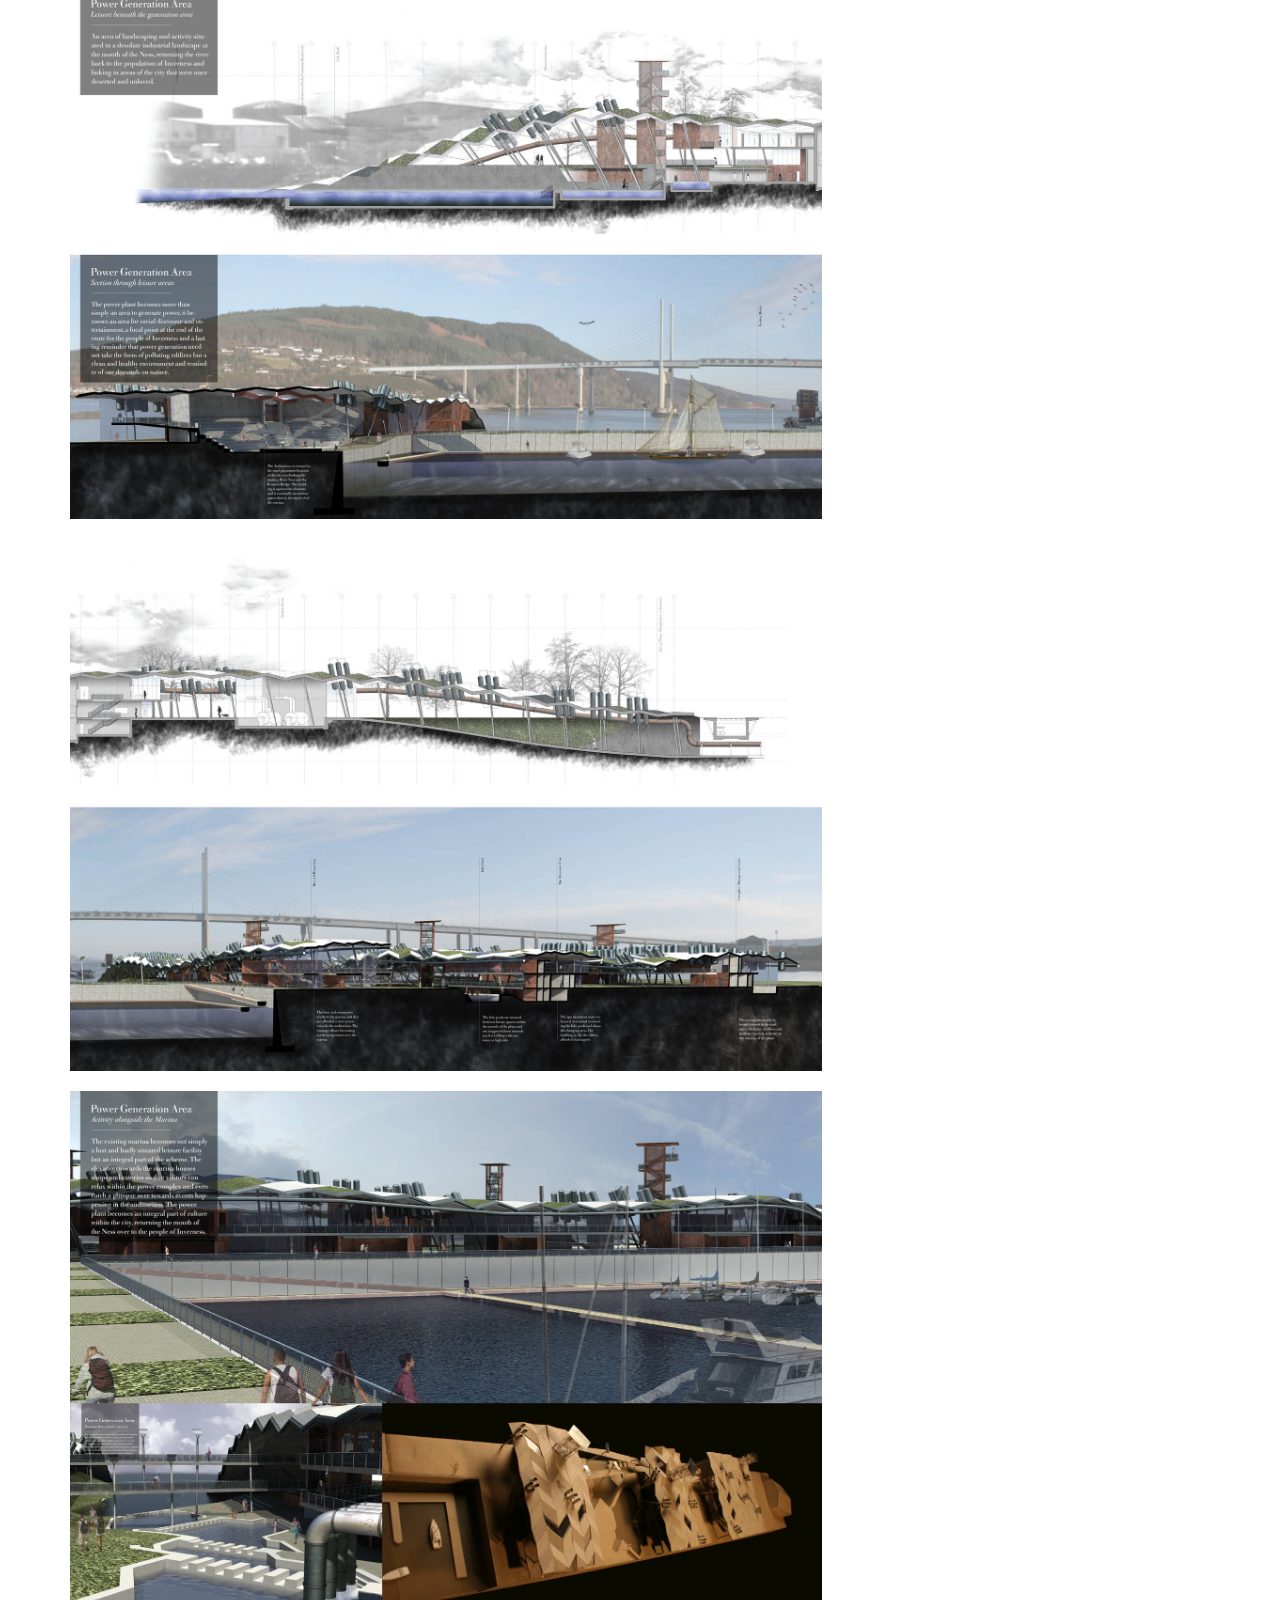
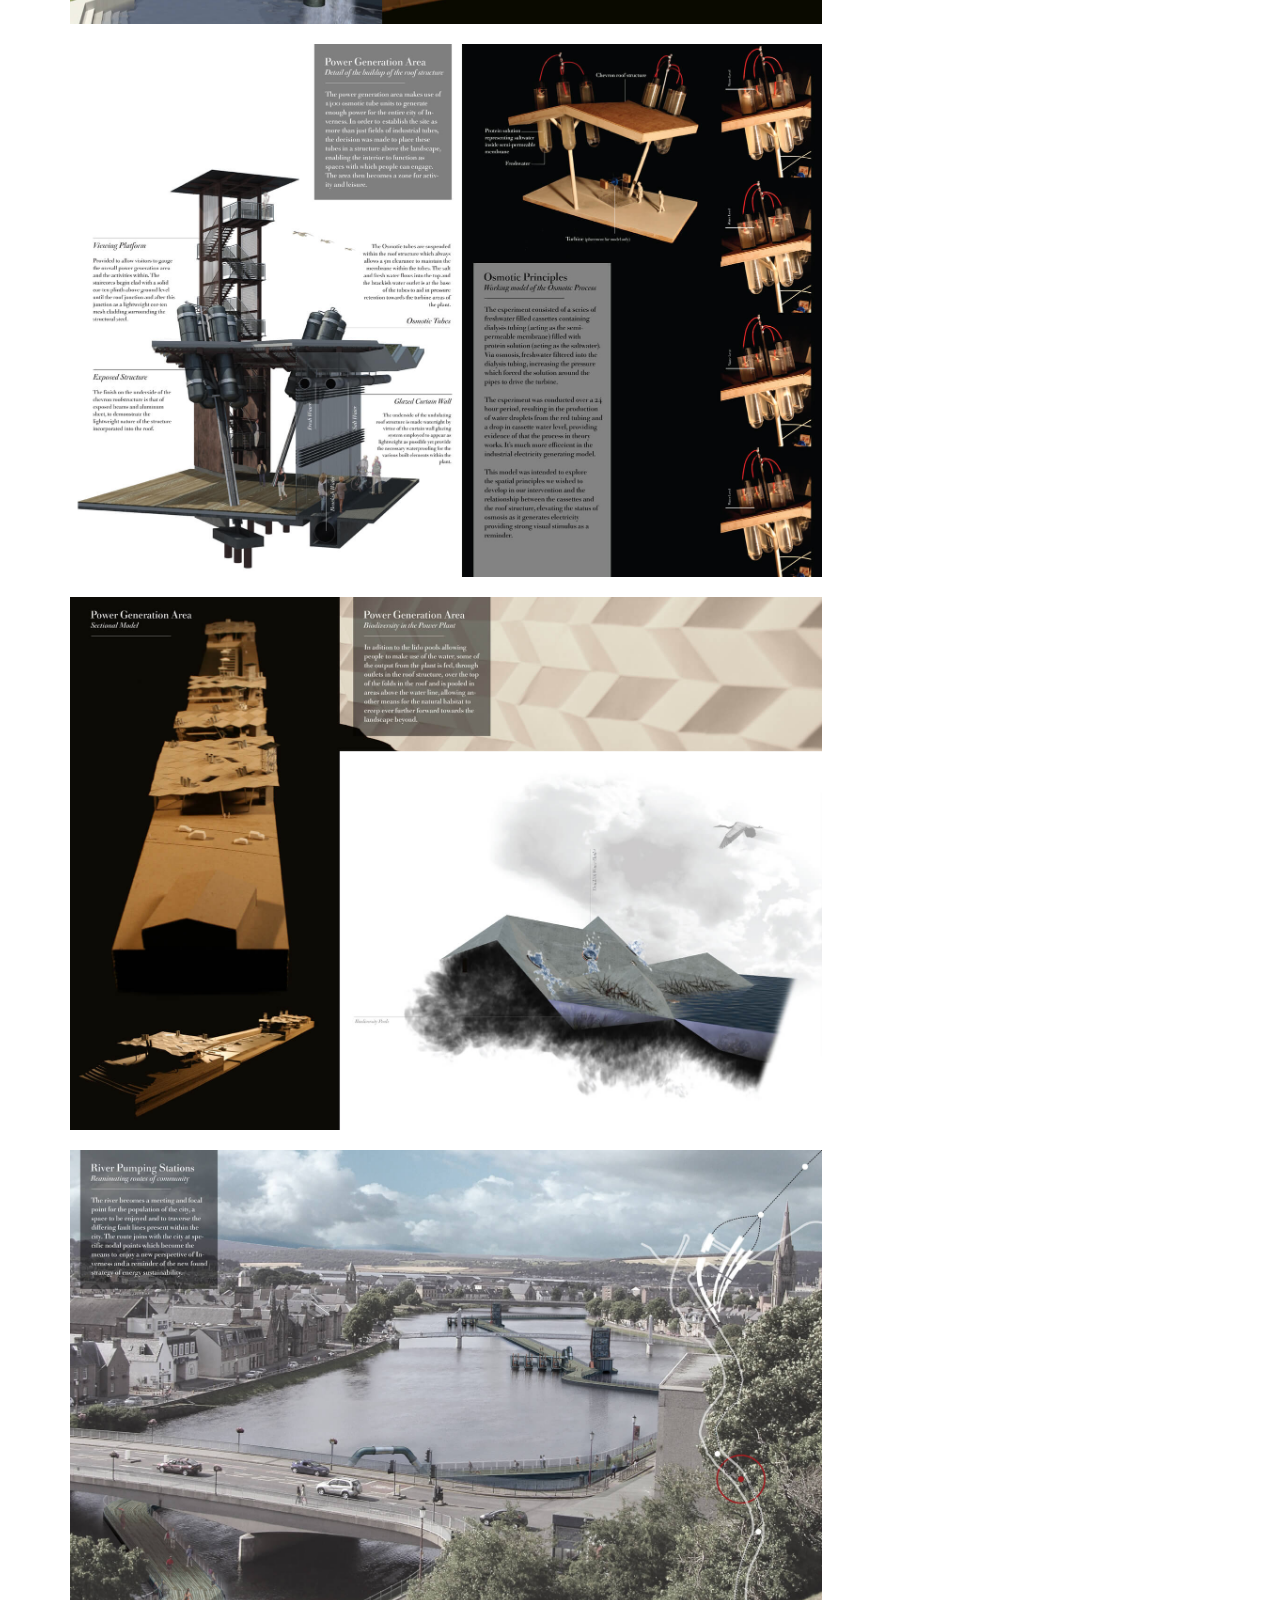
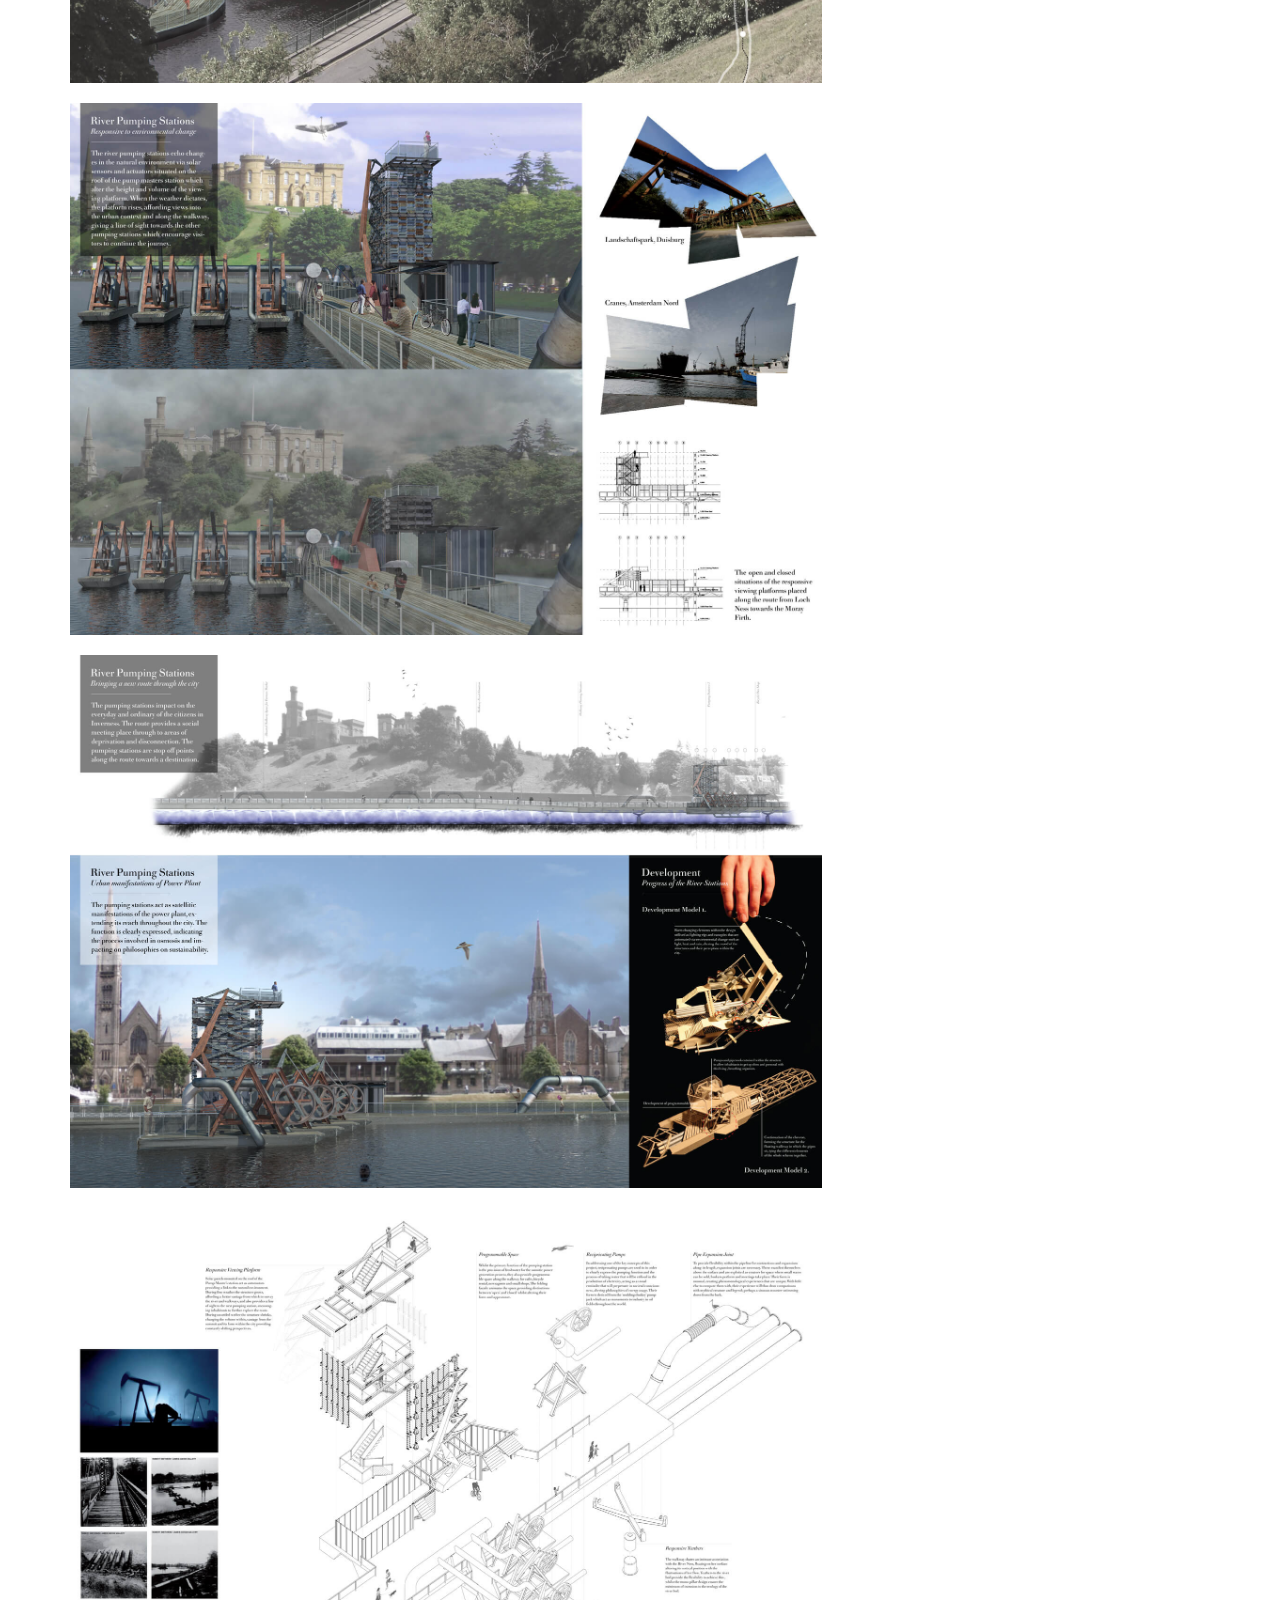
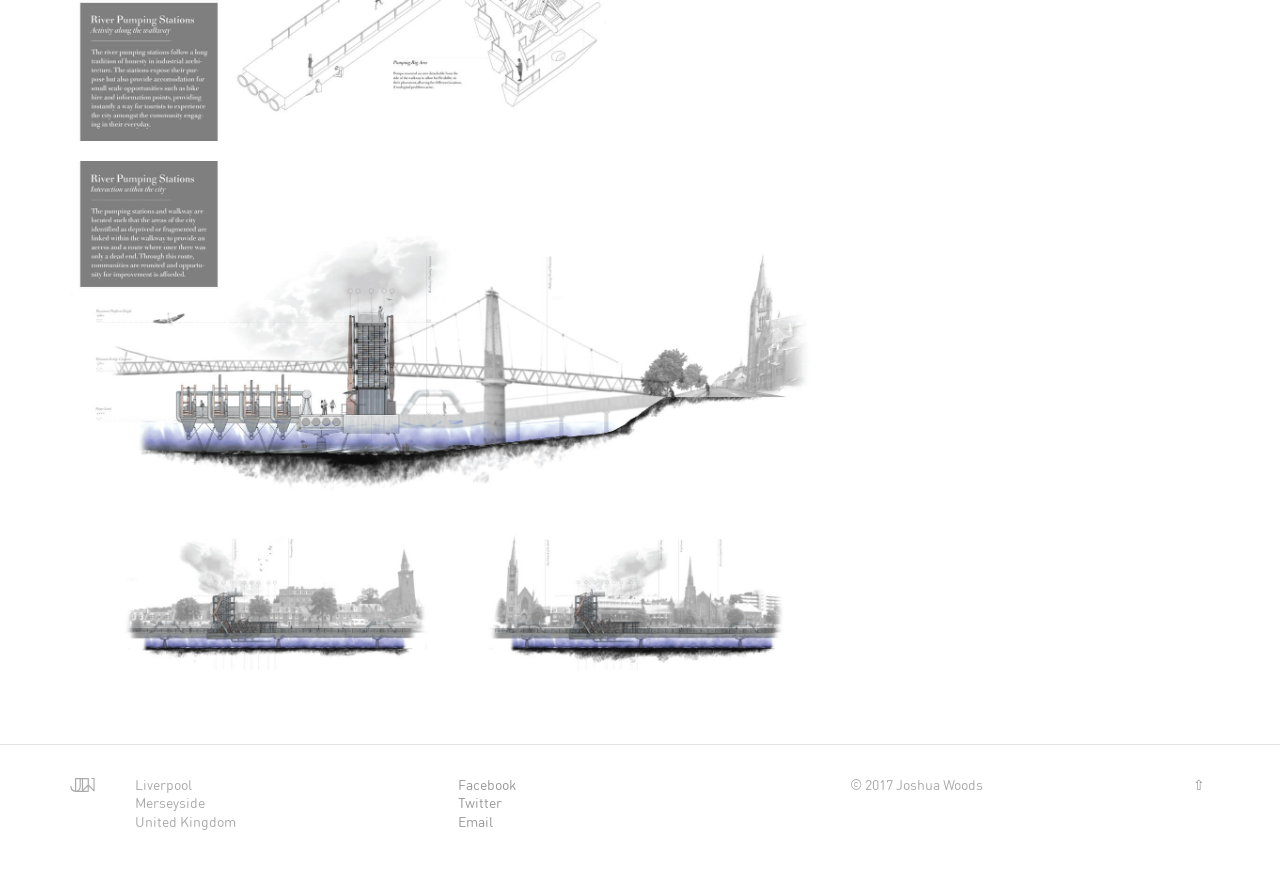
<file: projects/thesis/index.html>
<!DOCTYPE html>
<html lang="en">

<head>
  <meta charset="UTF-8">
  <meta name="viewport" content="width=device-width, initial-scale=1">
  <title>Joshua Woods | Architectural and Graphic Designer</title>
  <meta name="description" content="I am an architectural, graphic and new media designer based in Liverpool. This is a showcase of my recently completed creative works.">
  <meta name="author" content="Joshua Woods">
  <link rel="stylesheet" href="../../css/style.css">
  <link rel="apple-touch-icon" href="../../img/apple-icon-touch.png">
  <link rel="shortcut icon" href="../../img/favicon.png">
</head>

<body>

<section id="top" style="height: 50px;"></section>

<div class="header">
<a href="../../"><svg version="1.1" class="logo" xmlns="http://www.w3.org/2000/svg" xmlns:xlink="http://www.w3.org/1999/xlink" x="0px" y="0px"
	 viewBox="0 0 31.8 18.3" style="enable-background:new 0 0 31.8 18.3;" xml:space="preserve">
      <rect x="6.9" y="0.9" class="st0" width="16.5" height="16.5"/>
      <path class="st1" d="M9.9,0.9h3v10.5c0,3.3-2.7,6-6,6s-6-2.7-6-6"/>
      <polyline class="st1" points="27.9,0.9 30.9,0.9 30.9,16.8 23.4,9.3 15.9,16.8 15.9,0.9 18.9,0.9 	"/>
      <rect x="6.9" y="0.9" class="st2" width="16.5" height="16.5"/>
    </svg></a>
      <nav class="hamburger">
        <ul class="drop-down closed">
          <li>
            <div class="nav-button navTrigger">
              <i></i><i></i><i></i>
            </div>
          </li>
          <li class="filter" data-filter="all" style="margin-top: 70px;"><a href="../../">ALL PROJECTS</a></li>
          <li class="filter" data-filter=".online"><a href="../../#online">NEW MEDIA</a></li>
					<li class="filter" data-filter=".architect"><a href="../../#architect">ARCHITECTURE</a>
					</li>
					<li class="filter" data-filter=".identity"><a href="../../#identity">IDENTITY</a>
					</li>
					<li class="filter" data-filter=".print"><a href="../../#print">PRINT</a>
					</li>
                    <li><a href="../../about/">ABOUT</a>
					</li>
          <li><a href="../../contact/" style="font-weight: 500; color: #626774;">CONTACT</a></li>
        </ul>
      </nav>
</div>

    <div id="whiteout" class="showverlay"></div>
    
<div class="wrapper">
  <div class="title">
    <div class="titleline"></div>
    <div style="font-weight: 500; color: #626774; margin-top: 20px;">JOSHUA WOODS</div>
    <div style="color: #999999;">Architectural and Graphic Designer</div>
  </div>
</div>

<div class="wrapper"><div class="subtitle">
    <h3>
      Liverpool School of Architecture final Thesis Project; Symbiosis - Ecological and Technical Futures
    </h3>
</div></div>   

	<div id="Container" class="container wrapper margin">

        <div class="item2">
        
            <div id="Container" class="container">
                
                <div class="item4">
				    <img src="../../img/projects/thesis/01.jpg" style="vertical-align:bottom;">
                </div>
                <div class="item4">
				    <img src="../../img/projects/thesis/02.jpg" style="vertical-align:bottom;">
                </div>
                <div class="item4">
				    <img src="../../img/projects/thesis/03.jpg" style="vertical-align:bottom;">
                </div>                
                <div class="item4">
				    <img src="../../img/projects/thesis/04.jpg" style="vertical-align:bottom;">
                </div>
                <div class="item4">
				    <img src="../../img/projects/thesis/05.jpg" style="vertical-align:bottom;">
                </div>
                <div class="item4">
				    <img src="../../img/projects/thesis/06.jpg" style="vertical-align:bottom;">
                </div>
                <div class="item4">
				    <img src="../../img/projects/thesis/07.jpg" style="vertical-align:bottom;">
                </div>
                <div class="item4">
				    <img src="../../img/projects/thesis/08.jpg" style="vertical-align:bottom;">
                </div>                
                <div class="item4">
				    <img src="../../img/projects/thesis/09.jpg" style="vertical-align:bottom;">
                </div>
                <div class="item4">
				    <img src="../../img/projects/thesis/10.jpg" style="vertical-align:bottom;">
                </div>
                <div class="item4">
				    <img src="../../img/projects/thesis/11.jpg" style="vertical-align:bottom;">
                </div>
                <div class="item4">
				    <img src="../../img/projects/thesis/12.jpg" style="vertical-align:bottom;">
                </div>
                <div class="item4">
				    <img src="../../img/projects/thesis/13.jpg" style="vertical-align:bottom;">
                </div>                
                <div class="item4">
				    <img src="../../img/projects/thesis/14.jpg" style="vertical-align:bottom;">
                </div>
                <div class="item4">
				    <img src="../../img/projects/thesis/15.jpg" style="vertical-align:bottom;">
                </div>
                <div class="item4">
				    <img src="../../img/projects/thesis/16.jpg" style="vertical-align:bottom;">
                </div>
                <div class="item4">
				    <img src="../../img/projects/thesis/17.jpg" style="vertical-align:bottom;">
                </div>
                <div class="item4">
				    <img src="../../img/projects/thesis/18.jpg" style="vertical-align:bottom;">
                </div>
            
            </div>
        </div>
        <div class="item5">
            <div class="articletext">
        <p>The power station has disappeared from our inner cities and with it all sense of connection between use of power and demands placed on the Earth due to consumption. Utilising renewable energy technologies in the form of osmotic power generation, the scheme is envisaged as a solution to urban power requirements for Europe’s fastest growing city – Inverness - in 2025.</p>
        <p>Requiring fresh water to be sourced from along the River Ness to the south and saltwater sourced from the Moray Firth to the north, a walkway and pipeline links significant loci within the city and connects dislocated communities en-route. The contribution industrial infrastructure has played on our urban landscapes has been overlooked for some time and this scheme questions how they can be integrated into a city once more to provide prosperity, sustainability and strengthen identity. As such, the scheme re-thinks the typology of the power plant altering it from a single monolithic entity and extends it throughout the entirety of the city for the processes of power generation, and subsequently the impact of man’s reliance on energy to be clearly visible to the populace, altering societal philosophies regarding sustainability and energy usage. At the junction of these sources, the power generation area becomes not an ‘off limits’ power edifice but an expansion of facilities required within the city, incorporating bars &amp; cafe’s around the marina, and  a lido, utilising the only waste product from the osmotic power generation process, water so clean you can swim in it. </p>
        <p>Urbanity and nature share a mutually beneficial relationship, with the power station blurring the boundary between the natural and urban environments, creating habitat, encouraging biodiversity and research and insight into the neighbouring ecological world, whilst energy is created from a naturally occurring molecular process. The scheme shares an intimate connection with the natural landscape, emphasising the geological features that legitimise this highland society and give meaning to a city ‘at the mouth of the Ness’.</p>
               <p> <a href="http://www.presidentsmedals.com/Entry-25831" target="_new">Visit Presidents Medals Page</a></p>
            </div>
        </div>

    </div>





<div class="footer">
  <div class="container wrapper">
    <svg class="logofooter" xmlns="http://www.w3.org/2000/svg" xmlns:xlink="http://www.w3.org/1999/xlink" x="0px" y="0px" viewBox="0 0 27 15" style="enable-background:new 0 0 27 15;" xml:space="preserve"><path style="fill: #aaa;" d="M26,0h-2.5c-0.4,0-0.6,0.3-0.6,0.6s0.3,0.6,0.6,0.6h1.9v11.1l-5-5V0.6c0-0.4-0.3-0.6-0.6-0.6H16h-2.5H11H8.5H6 C5.7,0,5.4,0.3,5.4,0.6v13c-2.1-0.3-3.7-2.1-3.7-4.3C1.7,9,1.4,8.7,1,8.7S0.4,9,0.4,9.4C0.4,12.5,2.9,15,6,15h13.7 c0.4,0,0.6-0.3,0.6-0.6V9.2l5.2,5.2c0.2,0.2,0.5,0.2,0.7,0.1c0.2-0.1,0.4-0.3,0.4-0.6V0.6C26.6,0.3,26.3,0,26,0z M16,1.3h3.1v6.1 l-5,5V1.3H16z M8.5,1.3h1.9v8.1c0,2.2-1.6,4-3.7,4.3V1.3H8.5z M11.6,9.4V1.3h1.2v12.5H9.6C10.8,12.7,11.6,11.1,11.6,9.4z M14.5,13.7 l4.6-4.6v4.6H14.5z"/></svg>
    <div class="item location footer1">
		Liverpool
		<br>Merseyside
		<br>United Kingdom
    </div>
    <div class="item location footer2">
      <a href="https://www.facebook.com/joshdmw">Facebook</a>
      <br><a href="https://twitter.com/jdmwoods">Twitter</a>
      <br><a href="../../contact/">Email</a>
    </div>
    <div class="copyright">
      &copy; 2017 Joshua Woods
    </div>
    <div class="top">
      <a href="#top">&#8679;</a>
    </div>
  </div>
</div>
    
<script src='../../js/jquery-2.1.4.min.js'></script>
<script src="../../js/hamburger.js"></script>
<script src="../../js/dropdown.js"></script>
<script src="../../js/sticky.js"></script>
<script src="../../js/modernizr.custom.js"></script>
<script src="../../js/top.js"></script>  
</body>
</html>
</file>
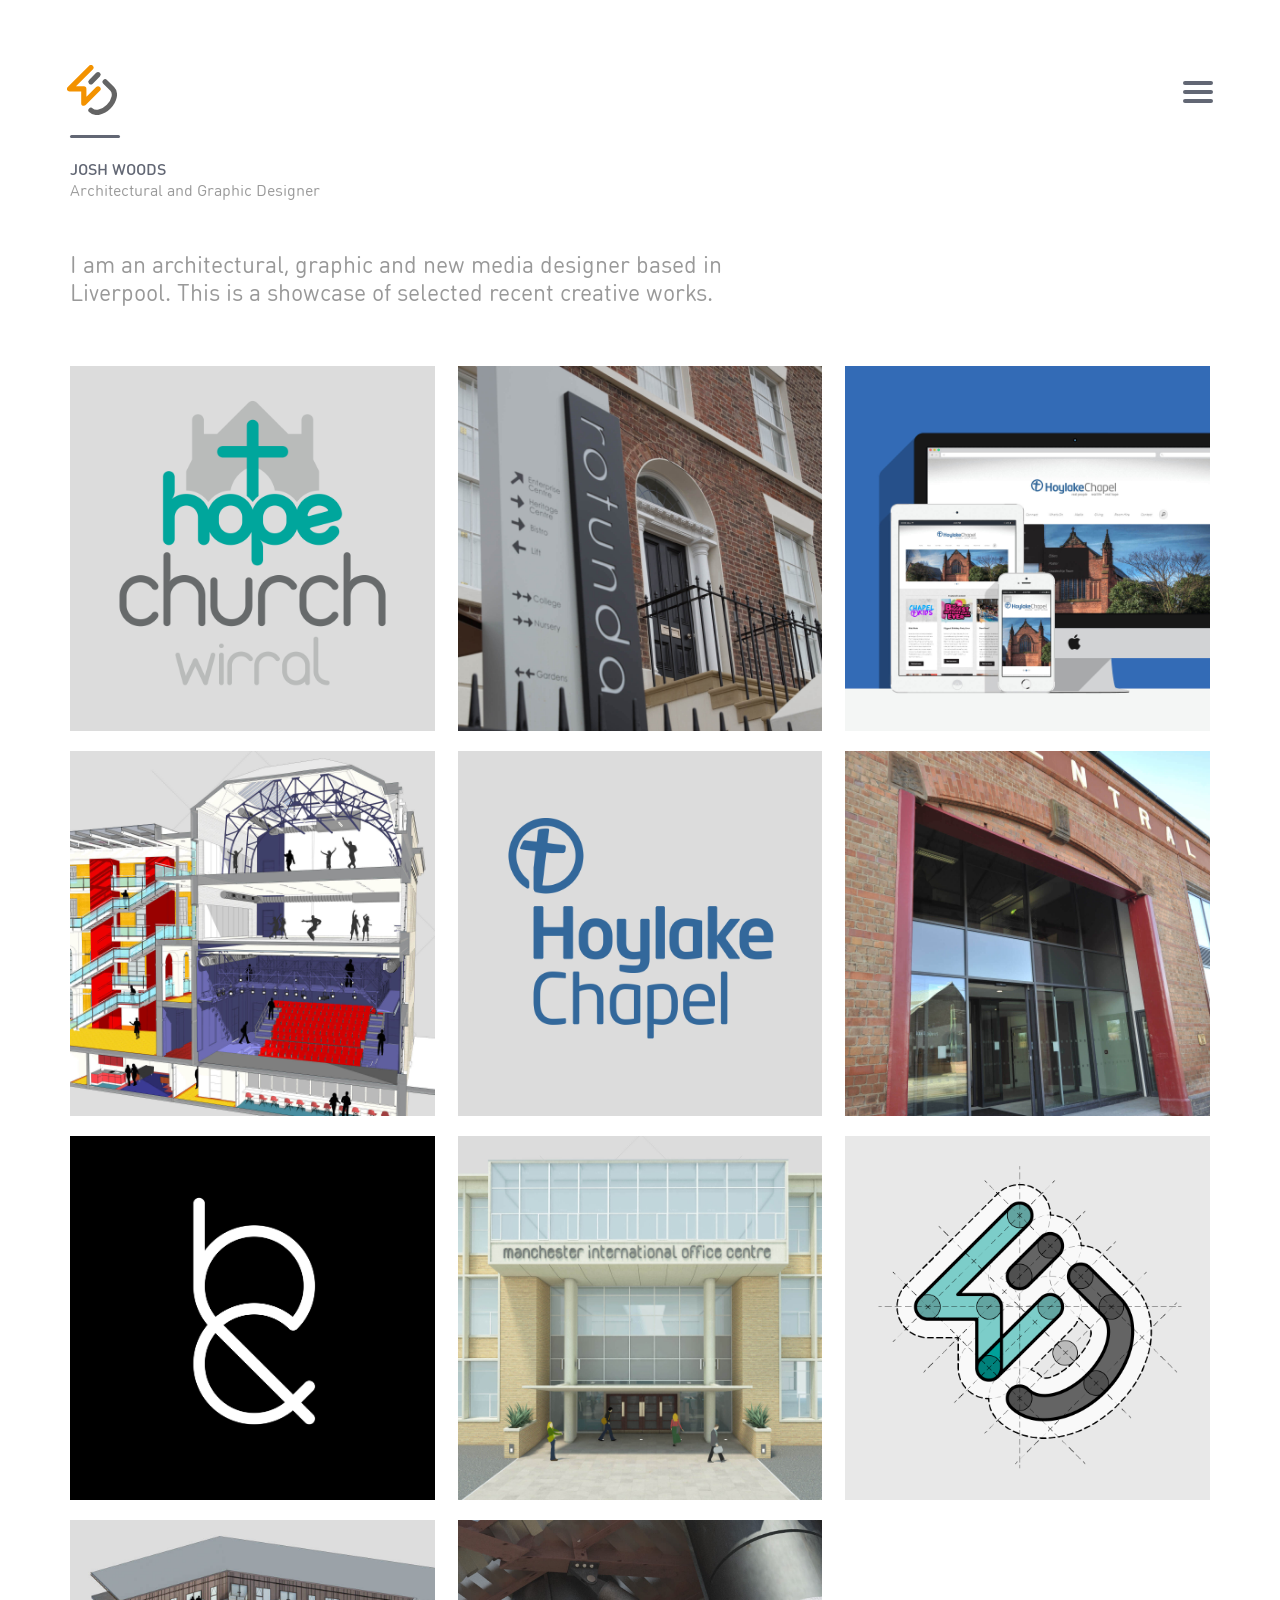
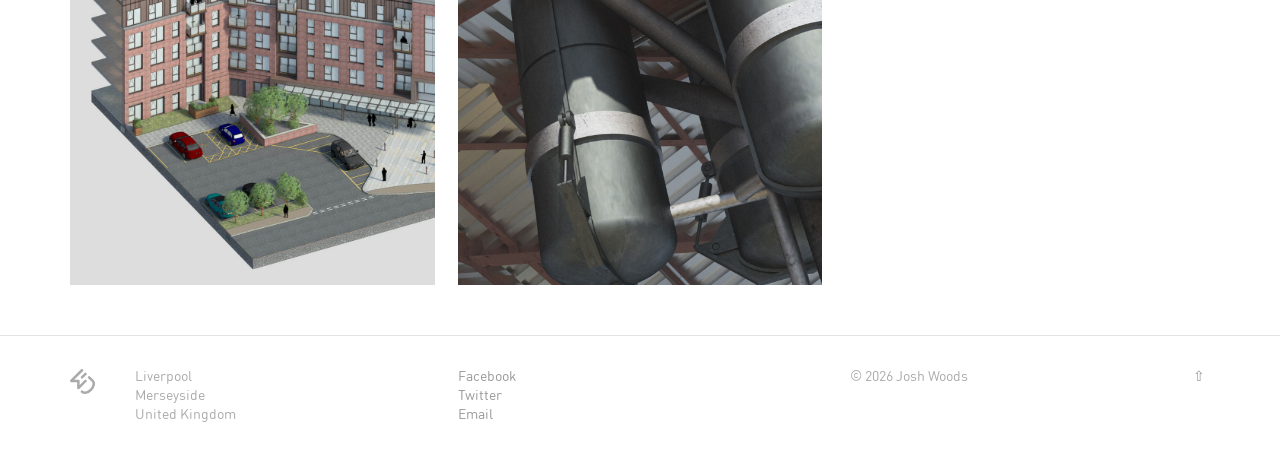
<file: indextest.html>
<!DOCTYPE html>
<html lang="en">

<head>
  <meta charset="UTF-8">
  <meta name="viewport" content="width=device-width, initial-scale=1">
  <title>Josh Woods | Architectural &#38; Graphic Designer</title>
  <meta name="description" content="I am an architectural, graphic and new media designer based in Liverpool. This is a showcase of my recently completed creative works.">
  <meta name="author" content="Josh Woods">
  <link rel="stylesheet" href="css/style.css">
  <link rel="apple-touch-icon" href="img/apple-icon-touch.png">
  <link rel="shortcut icon" href="img/favicon.png">
</head>

<body>

<section id="top" style="height: 50px;"></section>

<div class="header">
<a href="#0">
<svg class="logo" xmlns="http://www.w3.org/2000/svg" viewBox="0 0 94.96 94.96"><g id="LWPOLYLINE"><polyline points="45.44 4.96 4.96 45.44 31.94 45.44 31.94 72.42 58.93 45.44" style="fill:none; stroke:#f39200; stroke-linecap:round; stroke-linejoin:round; stroke-width:9.92px;"/></g><g id="LWPOLYLINE-2"><line x1="45.44" y1="31.94" x2="58.93" y2="18.45" style="fill:none; stroke:#646464; stroke-linecap:round; stroke-linejoin:round; stroke-width:9.92px;"/></g><g id="ELLIPSE"><path d="M45.44,85.91c7.45,7.45,22.55,4.43,33.73-6.75,11.18-11.18,14.2-26.28,6.75-33.73l-13.49-13.49" style="fill:none; stroke:#646464; stroke-linecap:round; stroke-linejoin:round; stroke-width:9.92px;"/></g></svg>
</a>
      <nav class="hamburger">
        <ul class="drop-down closed">
          <li>
            <div class="nav-button navTrigger">
              <i></i><i></i><i></i>
            </div>
          </li>
          <li class="filter dditem" data-filter="all" style="margin-top: 70px;"><a data-type="all" href="#0">SHOW ALL</a></li>
          <li class="filter dditem" data-filter=".online"><a data-type="online" href="#0">NEW MEDIA</a></li>
					<li class="filter dditem" data-filter=".architect"><a data-type="architect" href="#0">ARCHITECTURE</a>
					</li>
					<li class="filter dditem" data-filter=".identity"><a data-type="identity" href="#0">IDENTITY</a>
					</li>
					<li class="filter dditem" data-filter=".print"><a data-type="print" href="#0">PRINT</a>
					</li>
                    <li><a href="/about/">ABOUT</a>
					</li>
                    <li><a href="/contact/" style="font-weight: 500; color: #626774;">CONTACT</a>
                    </li>
        </ul>
      </nav>

</div>

<div id="whiteout" class="showverlay"></div>
    
<div class="wrapper">
  <div class="title">
    <div class="titleline" margin-top: 24px;></div>
    <div style="font-weight: 500; color: #626774; margin-top: 20px;">JOSH WOODS</div>
    <div style="color: #999999;">Architectural and Graphic Designer</div>
  </div>
</div>


<div class="wrapper"><div class="subtitle">
    <h3>
      I am an architectural, graphic and new media designer based in Liverpool. This is a showcase of selected recent creative works.
    </h3>
</div></div>   
    
	<div class="container wrapper">
		<div class="item mix identity print">
			<a href="projects/hcw" id="work1">
                <img class="frame" src="data:image/png;base64, [base64]/9eOsAIAAAAAAAAAAAAAAAAAAAAAAAAAAAAAAAAAAAAAAAAAAAAAAAAAAAAAAAAAAAAAAAAAAAAAAAwBxc8AAdL7YC0AAAAASUVORK5CYII=" />
                <img data-src="img/projects/hcw/hcw.png" class="lazyload frameimg">
				<figbg class="prin" />
				<figcaption>
                    <div style="font-weight: 500;">Hope Church</div>
					New responsive identity for a church rename and rebrand. Identity alongside print and online assets.
				</figcaption>
			</a>
		</div>
		<div class="item mix identity architect">
			<a href="projects/template" id="work1">
                <img class="frame" src="data:image/png;base64, [base64]/9eOsAIAAAAAAAAAAAAAAAAAAAAAAAAAAAAAAAAAAAAAAAAAAAAAAAAAAAAAAAAAAAAAAAAAAAAAAAwBxc8AAdL7YC0AAAAASUVORK5CYII=" />
                <img data-src="img/projects/rotunda.jpg" class="lazyload frameimg">
				<figbg class="arch" />
				<figcaption>
					Animated text Overlay or description of project; Animated text Overlay or description of project;
				</figcaption>
			</a>
		</div>
		<div class="item mix online">
			<a href="projects/template" id="work1">
                <img class="frame" src="data:image/png;base64, [base64]/9eOsAIAAAAAAAAAAAAAAAAAAAAAAAAAAAAAAAAAAAAAAAAAAAAAAAAAAAAAAAAAAAAAAAAAAAAAAAwBxc8AAdL7YC0AAAAASUVORK5CYII=" />
                <img data-src="img/projects/hcsite.jpg" class="lazyload frameimg">
				<figbg class="onli" />
				<figcaption>
					Animated text Overlay or description of project; Animated text Overlay or description of project;
				</figcaption>
			</a>
		</div>
		<div class="item mix print architect">
			<a href="projects/template" id="work1">
                <img class="frame" src="data:image/png;base64, [base64]/9eOsAIAAAAAAAAAAAAAAAAAAAAAAAAAAAAAAAAAAAAAAAAAAAAAAAAAAAAAAAAAAAAAAAAAAAAAAAwBxc8AAdL7YC0AAAAASUVORK5CYII=" />
                <img data-src="img/projects/lipa.jpg" class="lazyload frameimg">
				<figbg class="prin" />
				<figcaption>
					Animated text Overlay or description of project; Animated text Overlay or description of project;
				</figcaption>
			</a>
		</div>
		<div class="item mix identity online print">
			<a href="projects/template" id="work1">
                <img class="frame" src="data:image/png;base64, [base64]/9eOsAIAAAAAAAAAAAAAAAAAAAAAAAAAAAAAAAAAAAAAAAAAAAAAAAAAAAAAAAAAAAAAAAAAAAAAAAwBxc8AAdL7YC0AAAAASUVORK5CYII=" />
                <img data-src="img/projects/hc.png" class="lazyload frameimg">
				<figbg class="prin" />
				<figcaption>
					Animated text Overlay or description of project; Animated text Overlay or description of project;
				</figcaption>
			</a>
		</div>
		<div class="item mix architect">
			<a href="projects/template" id="work1">
                <img class="frame" src="data:image/png;base64, [base64]/9eOsAIAAAAAAAAAAAAAAAAAAAAAAAAAAAAAAAAAAAAAAAAAAAAAAAAAAAAAAAAAAAAAAAAAAAAAAAwBxc8AAdL7YC0AAAAASUVORK5CYII=" />
                <img data-src="img/projects/shorelines.jpg" class="lazyload frameimg">
				<figbg class="arch" />
				<figcaption>
					Animated text Overlay or description of project; Animated text Overlay or description of project;
				</figcaption>
			</a>
		</div>
		<div class="item mix online identity">
			<a href="projects/template" id="work1">
                <img class="frame" src="data:image/png;base64, [base64]/9eOsAIAAAAAAAAAAAAAAAAAAAAAAAAAAAAAAAAAAAAAAAAAAAAAAAAAAAAAAAAAAAAAAAAAAAAAAAwBxc8AAdL7YC0AAAAASUVORK5CYII=" />
                <img data-src="img/projects/bc.png" class="lazyload frameimg">
				<figbg class="onli" />
				<figcaption>
					Animated text Overlay or description of project; Animated text Overlay or description of project;
				</figcaption>
			</a>
		</div>
		<div class="item mix architect">
			<a href="projects/template" id="work1">
                <img class="frame" src="data:image/png;base64, [base64]/9eOsAIAAAAAAAAAAAAAAAAAAAAAAAAAAAAAAAAAAAAAAAAAAAAAAAAAAAAAAAAAAAAAAAAAAAAAAAwBxc8AAdL7YC0AAAAASUVORK5CYII=" />
                <img data-src="img/projects/mioc.jpg" class="lazyload frameimg">
				<figbg class="arch" />
				<figcaption>
					Animated text Overlay or description of project; Animated text Overlay or description of project;
				</figcaption>
			</a>
		</div>
		<div class="item mix identity">
			<a href="projects/template" id="work1">
                <img class="frame" src="data:image/png;base64, [base64]/9eOsAIAAAAAAAAAAAAAAAAAAAAAAAAAAAAAAAAAAAAAAAAAAAAAAAAAAAAAAAAAAAAAAAAAAAAAAAwBxc8AAdL7YC0AAAAASUVORK5CYII=" />
                <img data-src="img/projects/jw3.png" class="lazyload frameimg">
				<figbg class="iden" />
				<figcaption>
					Animated text Overlay or description of project; Animated text Overlay or description of project;
				</figcaption>
			</a>
		</div>
		<div class="item mix architect">
			<a href="projects/template" id="work1">
                <img class="frame" src="data:image/png;base64, [base64]/9eOsAIAAAAAAAAAAAAAAAAAAAAAAAAAAAAAAAAAAAAAAAAAAAAAAAAAAAAAAAAAAAAAAAAAAAAAAAwBxc8AAdL7YC0AAAAASUVORK5CYII=" />
                <img data-src="img/projects/sthelens.jpg" class="lazyload frameimg">
				<figbg class="arch" />
				<figcaption>
					Animated text Overlay or description of project; Animated text Overlay or description of project;
				</figcaption>
			</a>
		</div>
		<div class="item mix architect">
			<a href="projects/thesis" id="work1">
                <img class="frame" src="data:image/png;base64, [base64]/9eOsAIAAAAAAAAAAAAAAAAAAAAAAAAAAAAAAAAAAAAAAAAAAAAAAAAAAAAAAAAAAAAAAAAAAAAAAAwBxc8AAdL7YC0AAAAASUVORK5CYII=" />
                <img data-src="img/projects/thesis/thesis.jpg" class="lazyload frameimg">
				<figbg class="arch" />
				<figcaption>
                    <div style="font-weight: 500;">Symbiosis - Ecological and Technical Futures</div>
					Liverpool School of Architecture final Thesis Project
				</figcaption>
			</a>
		</div>
        <div class="itemhidden">
		</div>
        <div class="itemhidden">
		</div>
        </div>
    

	<div class="footer">
			<div class="container wrapper">
			<div class="item location footer1">
				Liverpool
				<br>Merseyside
				<br>United Kingdom

			</div>
				
<svg class="logofooter" xmlns="http://www.w3.org/2000/svg" viewBox="0 0 50 50"><g id="b"><polyline points="23.92 2.5 2.5 23.92 16.78 23.92 16.78 38.19 31.06 23.92" style="fill:none; stroke:rgb(170, 170, 170); stroke-linecap:round; stroke-linejoin:round; stroke-width:5px;"/></g><g id="c"><line x1="23.92" y1="16.78" x2="31.06" y2="9.64" style="fill:none; stroke:rgb(170, 170, 170); stroke-linecap:round; stroke-linejoin:round; stroke-width:5px;"/></g><g id="d"><path d="M23.92,45.33c3.94,3.94,11.93,2.34,17.85-3.57,5.92-5.92,7.51-13.91,3.57-17.85l-7.14-7.14" style="fill:none; stroke:rgb(170, 170, 170); stroke-linecap:round; stroke-linejoin:round; stroke-width:5px;"/></g></svg>


			<div class="item location footer2">
				<a href="https://www.facebook.com/joshdmw">Facebook</a>
				<br><a href="https://twitter.com/jdmwoods">Twitter</a>
				<br><a href="/contact/">Email</a>
			</div>

			<div class="copyright">
				&copy; 2026 Josh Woods
			</div>
			<div class="top">
				<a href="#top">&#8679;</a>
			</div>

		</div>
	</div>
    
<script src='js/jquery-2.1.4.min.js'></script>
<script src="js/hamburger.js"></script>
<script src="js/dropdown.js"></script>
<script src="js/sticky.js"></script>
<script src="js/modernizr.custom.js"></script>
<script src="js/top.js"></script>
<script src="js/mixitup.min.js"></script>
<script src="js/mixitup.init.js"></script>
<script src="js/lazysizes.min.js"></script>
    
</body>
</html>
</file>
<file: css/style.css>
html {
  /* Change default typefaces here */
	font-family: 'FF DIN Round Pro', sans-serif;
	font-size: 100%;
	font-weight: 400;
	-webkit-font-smoothing: antialiased;
}

body {
	background: #fff;
	padding: 0;
	margin: 0;
}

#Container .mix {
	display: none;
}

.display-none {
  display: none;
}

img {
	max-width: 100%;
}

img {
	-ms-interpolation-mode: bicubic;
}

*, *:after, *:before {
	-webkit-box-sizing: border-box;
	-moz-box-sizing: border-box;
	box-sizing: border-box;
}

.clearfix:before, .clearfix:after {
	content: '';
	display: table;
}

.clearfix:after {
	clear: both;
}

@font-face {
	font-family: 'FF DIN Round Pro';
	src: url('hinted-subset-FFDINRoundPro-Regular.eot');
	font-weight: 400;
	font-style: normal;
}
@font-face {
	font-family: 'FF DIN Round Pro';
	src: url([data-uri]) format('woff2'),
		url([data-uri]) format('woff'),
		url('hinted-subset-FFDINRoundPro-Regular.ttf') format('truetype');
	font-weight: 400;
	font-style: normal;
}

@font-face {
	font-family: 'FF DIN Round Pro';
	src: url('hinted-subset-FFDINRoundPro-Medium.eot');
	font-weight: 500;
	font-style: normal;
}
@font-face {
	font-family: 'FF DIN Round Pro';
	src: url([data-uri]) format('woff2'),
		url([data-uri]) format('woff'),
		url('hinted-subset-FFDINRoundPro-Medium.ttf') format('truetype');
	font-weight: 500;
	font-style: normal;
}

/* Copy & Lists */
p {
	line-height: 1.5rem;
	margin-top: 1.5rem;
	margin-bottom: 0;
}

a {
    color: #999999;
    text-decoration: none;
}

a:hover {
    color: #626774;
    
}

ul,
ol {
	margin-top: 1.5rem;
	margin-bottom: 1.5rem;
}

ul li,
ol li {
	line-height: 1.5rem;
}

ul ul,
ol ul,
ul ol,
ol ol {
	margin-top: 0;
	margin-bottom: 0;
}

blockquote {
	line-height: 1.5rem;
	margin-top: 1.5rem;
	margin-bottom: 1.5rem;
}
/* Headings */
h1,
h2,
h3,
h4,
h5,
h6 {
  /* Change heading typefaces here */
	font-family: 'FF DIN Round Pro', sans-serif;
	font-weight: 400;
	margin-top: 1.5rem;
	margin-bottom: 0;
	line-height: 1.5rem;
}

h1 {
	font-size: 4.242rem;
	line-height: 4.5rem;
	margin-top: 3rem;
}

h2 {
	font-size: 2.828rem;
	line-height: 3rem;
	margin-top: 3rem;
}

h3 {
	font-size: 1.414rem;
	line-height: 1.75rem;
}

h4 {
	font-size: 0.707rem;
}

h5 {
	font-size: 0.4713333333333333rem;
}

h6 {
	font-size: 0.3535rem;
}

@media only screen and (max-width: 550px) {
	h3 {
		font-size: 1.2rem;
		line-height: 1.4rem;
	}
}

/* Tables */
	table {
		margin-top: 1.5rem;
		border-spacing: 0;
		border-collapse: collapse;
	}

	table td,
table th {
		padding: 0;
		line-height: 33px;
	}
/* Code blocks */
	code {
		vertical-align: bottom;
	}
/* Leading paragraph text */
	.lead {
		font-size: 1.414rem;
	}
/* Hug the block above you */
	.hug {
		margin-top: 0;
	}

.subtitle {
	width: 64%;
    margin-top: 200px;
    margin-bottom: 60px;
    color: #999999;
}

@media only screen and (max-width: 950px) {
	.subtitle {
		width: 80%;
	}
}

.logo {
    width: 50px;
    height: 50px;
    margin-top: 15px;
	margin-left: -3px;
    float: left;
    position: relative;
    z-index: 99;
    cursor: hand;
	}
	
.logow {
        stroke: #646464;
        fill: none;
        stroke-linecap: round;
        stroke-linejoin: round;
        stroke-width: 10px;
      }

.logoj {
        stroke: #01a199;
        fill: none;
        stroke-linecap: round;
        stroke-linejoin: round;
        stroke-width: 10px;
      }

.header {
  position: relative;
  z-index: 90;
  background: #ffffff;
  background: linear-gradient(0deg,rgba(255, 255, 255, 0) 25%, rgba(255, 255, 255, 1) 100%);
  left: 0;
  right: 0;
  margin-left: auto;
  margin-right: auto;
  max-width: 1140px;
  width: 90%;
}

.wrapper {
	margin-left: auto;
    margin-right: auto;
	max-width: 1140px;
	width: 90%;
}

.titleline {
    background-color: #626774;
    width: 50px;
    height: 3px;
	margin-top: 5px;
    border-radius: 2px;
}

.title {
  position: absolute;
  top: 130px;
}

/* Navbutton */

.hamburger {
  float: right;
  z-index: 99;
  margin-top: 31px;
}

.navTrigger {
  cursor: pointer;
  width: 30px;
  height: 25px;
  float: right;
  z-index: 99;
}
.navTrigger i {
  background-color: #626774;
  border-radius: 2px;
  content: '';
  display: block;
  width: 100%;
  height: 4px;
}
.navTrigger i:nth-child(1) {
  -webkit-animation: outT 0.8s backwards;
  animation: outT 0.8s backwards;
  -webkit-animation-direction: reverse;
  animation-direction: reverse;
}
.navTrigger i:nth-child(2) {
  margin: 5px 0;
  -webkit-animation: outM 0.8s backwards;
  animation: outM 0.8s backwards;
  -webkit-animation-direction: reverse;
  animation-direction: reverse;
}
.navTrigger i:nth-child(3) {
  -webkit-animation: outBtm 0.8s backwards;
  animation: outBtm 0.8s backwards;
  -webkit-animation-direction: reverse;
  animation-direction: reverse;
}
.navTrigger.active i:nth-child(1) {
  -webkit-animation: inT 0.8s forwards;
  animation: inT 0.8s forwards;
}
.navTrigger.active i:nth-child(2) {
  -webkit-animation: inM 0.8s forwards;
  animation: inM 0.8s forwards;
}
.navTrigger.active i:nth-child(3) {
  -webkit-animation: inBtm 0.8s forwards;
  animation: inBtm 0.8s forwards;
}
@-webkit-keyframes inM {
  50% {
    -webkit-transform: rotate(0deg);
  }
  100% {
    -webkit-transform: rotate(45deg);
  }
}
@keyframes inM {
  50% {
    transform: rotate(0deg);
  }
  100% {
    transform: rotate(45deg);
  }
}
@-webkit-keyframes outM {
  50% {
    -webkit-transform: rotate(0deg);
  }
  100% {
    -webkit-transform: rotate(45deg);
  }
}
@keyframes outM {
  50% {
    transform: rotate(0deg);
  }
  100% {
    transform: rotate(45deg);
  }
}
@-webkit-keyframes inT {
  0% {
    -webkit-transform: translateY(0px) rotate(0deg);
  }
  50% {
    -webkit-transform: translateY(9px) rotate(0deg);
  }
  100% {
    -webkit-transform: translateY(9px) rotate(135deg);
  }
}
@keyframes inT {
  0% {
    transform: translateY(0px) rotate(0deg);
  }
  50% {
    transform: translateY(9px) rotate(0deg);
  }
  100% {
    transform: translateY(9px) rotate(135deg);
  }
}
@-webkit-keyframes outT {
  0% {
    -webkit-transform: translateY(0px) rotate(0deg);
  }
  50% {
    -webkit-transform: translateY(9px) rotate(0deg);
  }
  100% {
    -webkit-transform: translateY(9px) rotate(135deg);
  }
}
@keyframes outT {
  0% {
    transform: translateY(0px) rotate(0deg);
  }
  50% {
    transform: translateY(9px) rotate(0deg);
  }
  100% {
    transform: translateY(9px) rotate(135deg);
  }
}
@-webkit-keyframes inBtm {
  0% {
    -webkit-transform: translateY(0px) rotate(0deg);
  }
  50% {
    -webkit-transform: translateY(-9px) rotate(0deg);
  }
  100% {
    -webkit-transform: translateY(-9px) rotate(135deg);
  }
}
@keyframes inBtm {
  0% {
    transform: translateY(0px) rotate(0deg);
  }
  50% {
    transform: translateY(-9px) rotate(0deg);
  }
  100% {
    transform: translateY(-9px) rotate(135deg);
  }
}
@-webkit-keyframes outBtm {
  0% {
    -webkit-transform: translateY(0px) rotate(0deg);
  }
  50% {
    -webkit-transform: translateY(-9px) rotate(0deg);
  }
  100% {
    -webkit-transform: translateY(-9px) rotate(135deg);
  }
}
@keyframes outBtm {
  0% {
    transform: translateY(0px) rotate(0deg);
  }
  50% {
    transform: translateY(-9px) rotate(0deg);
  }
  100% {
    transform: translateY(-9px) rotate(135deg);
  }
}

/* Dropdown */

nav .drop-down {
  list-style: none; 
  overflow: hidden; /* When ul height is reduced, ensure overflowing li are not shown */
  height: 235px; /* 172px = (38 (li) + 5 (li border)) * 4 (number of li) */
  position: absolute;
  margin-left: -114px;
  margin-top: 0;
  padding: 0;
  z-index: 99;
  text-align: right;
  -webkit-transition: height 0.5s ease;
          transition: height 0.5s ease;
}

nav .drop-down.closed {
  /*  When toggled via jQuery this class will reduce the height of the ul which inconjuction
      with overflow: hidden set on the ul will hide all list items apart from the first */
  /* current li height 38px + 5px border */
  height: 25px;
}

#whiteout {
    position: fixed;
    top: 0;
    left: 0;
    width: 100%;
    height: 100%;
    z-index: 80;
    background-color: rgba(255,255,255,0.7);
    transition: all 0.5s ease;
}

.showverlay {
    visibility: hidden;
    opacity: 0;
}

/* Subtitle */

#subtitlecontact {
	width: 32%;
    position: relative;
	overflow: hidden;
}

@media only screen and (max-width: 950px) {
	#subtitlecontact {
		width: 80%;
	}
}

#contactform {
	width: 64%;
    position: relative;
    overflow: hidden;
    margin-bottom: 25px;
}

@media only screen and (max-width: 950px) {
	#contactform {
		width: 100%;
	}
}

.success {
    border-left-style: solid;
    border-left-width: 3px;
    border-left-color: green;
    border-right-style: solid;
    border-right-width: 3px;
    border-right-color: green;
    border-top-style: solid;
    border-top-width: 3px;
    border-top-color: green;
    border-bottom-style: solid;
    border-bottom-width: 3px;
    border-bottom-color: green;
    color: #626774;
    padding-top: 4px;
    padding-left: 30px;
    padding-right: 30px;
    padding-bottom: 30px;
    display: none;
    width: 64%;
    margin-bottom: 30px;
}

@media only screen and (max-width: 950px) {
	.success {
		width: 100%;
	}
}
    
/* Flexbox */

.container {
	-ms-box-orient: horizontal;
	display: -webkit-box;
	display: -moz-box;
	display: -ms-flexbox;
	display: -moz-flex;
	display: -webkit-flex;
	display: flex;
	-webkit-flex-wrap: wrap;
	flex-wrap: wrap;
	-ms-flex-wrap: wrap;
	-moz-flex-wrap: wrap;
	justify-content: space-between;
	-webkit-justify-content: space-between;
}

.item {
	margin-bottom: 20px;
	position: relative;
	width: 32%;
}

@media only screen and (max-width: 550px) {
	.item {
		width: 100%;
		margin-bottom: 15px;
	}
}

@media only screen and (min-width: 551px) and (max-width: 950px) {
	.item {
		width: 49%;
		margin-bottom: 15px;
	}
}

.itemhidden {
	position: relative;
	width: 32%;
}

@media only screen and (max-width: 550px) {
	.itemhidden {
		width: 100%;
	}
}

@media only screen and (min-width: 551px) and (max-width: 950px) {
	.itemhidden {
		width: 49%;
	}
}

.item2 {
	position: relative;
	width: 66%;
	overflow: hidden;
}

@media only screen and (max-width: 950px) {
	.item2 {
		width: 100%;
	}
}

.item3 {
	margin-bottom: 20px;
	position: relative;
	width: 48.5%;
	overflow: hidden;
}

@media only screen and (max-width: 550px) {
	.item3 {
		width: 100%;
		margin-bottom: 15px;
	}
}

.item4 {
	margin-bottom: 20px;
	position: relative;
	width: 100%;
	overflow: hidden;
}

@media only screen and (max-width: 950px) {
	.item4 {
		margin-bottom: 15px;
	}
}

.item5 {
	margin-bottom: 0;
	position: relative;
	width: 32%;
	overflow: hidden;
}

@media only screen and (max-width: 950px) {
	.item5 {
		width: 100%;
	}
}

.articletext {
    color: #666666;
    background-color: rgba(240,240,240,0.8);
    padding-top: 5px;
    padding-left: 25px;
    padding-right: 25px;
    padding-bottom: 25px;
    width: 100%;
}

.lazyload {
  opacity: 0;
}

.lazyloading {
  opacity: 1;
  -webkit-transition: 300ms opacity;
  transition: 300ms opacity;
  background: url(../img/loader.gif) no-repeat center;
}

.frame {
	width: 100%;
    vertical-align: bottom;
}

.frameimg {
    position: absolute;
    width: 100%;
    height: 100%;
    top: 0;
    left: 0;
    vertical-align: bottom;
}

.mix {
  background-color: lightgray;
}

/* Hover */

figbg {
	width: 100%;
	height: 100%;
	position: absolute;
	opacity: 0;
	top: 0;
	left: 0;
	padding: 0;
    overflow: hidden;
	transition: opacity 0.3s ease-in-out;
 /* vendorless fallback */
	-o-transition: opacity 0.3s ease-in-out;
 /* opera */
	-ms-transition: opacity 0.3s ease-in-out;
 /* IE 10 */
	-moz-transition: opacity  0.3s ease-in-out;
 /* Firefox */
	-webkit-transition: opacity 0.3s ease-in-out;
 /*safari and chrome */
}

.onli {
background-color: #53c0ab;
}

.arch {
background-color: #f1cb4e;
}

.iden {
background-color: #82669c;
}

.prin {
background-color: #ed3f3e;
}

figcaption {
	position: absolute;
	color: white;
	opacity: 0;
	max-width: 80%;
	-webkit-transition: all 0.6s ease;
	-moz-transition: all 0.6s ease;
	-o-transition: all 0.6s ease;
}

a#work1:hover figbg {
	opacity: 0.85;
}

a#work1:hover figcaption {
	opacity: 1;
}

a#work1 figcaption {
	bottom: 10%;
	left: -30%;
}

a#work1:hover figcaption {
	left: 10%;
}

/* Feedback */

.feedback-input {
	opacity:0.9;
	color:#AAAAAA;
	font-family: 'FF DIN Round Pro', sans-serif;
    font-weight:300;
	font-size: 18px;
	border-radius: 0;
	line-height: 22px;
	background-color: white;
    border: 2px solid #d8d8d8;
	padding: 13px 13px 13px 54px;
	margin-bottom: 10px;
	width:100%;
	-webkit-box-sizing: border-box;
	-moz-box-sizing: border-box;
	-ms-box-sizing: border-box;
	box-sizing: border-box;
}

.feedback-input:focus{
	background: #fff;
	box-shadow: 0;
	border: 2px solid #848484;
	color: #848484;
	outline: none;
    padding: 13px 13px 13px 54px;
}

.focused{
	color:#30aed6;
	border:#30aed6 solid 3px;
}

/* Icons ---------------------------------- */

#name{
	background-image: url(../img/name.svg);
	background-size: 30px 30px;
	background-position: 11px 8px;
	background-repeat: no-repeat;
}

#name:focus{
	background-image: url(../img/name_on.svg);
	background-size: 30px 30px;
	background-position: 8px 5px;
  background-position: 11px 8px;
	background-repeat: no-repeat;
}

#email{
	background-image: url(../img/email.svg);
	background-size: 30px 30px;
	background-position: 11px 8px;
	background-repeat: no-repeat;
}

#email:focus{
	background-image: url(../img/email_on.svg);
	background-size: 30px 30px;
  background-position: 11px 8px;
	background-repeat: no-repeat;
}

#message{
	background-image: url(../img/comment.svg);
	background-size: 30px 30px;
	background-position: 11px 8px;
	background-repeat: no-repeat;
}

#message:focus{
	background-image: url(../img/comment_on.svg);
	background-size: 30px 30px;
	background-position: 11px 8px;
	background-repeat: no-repeat;
}

textarea {
	width: 100%;
	height: 150px;
	line-height: 150%;
}

input:hover, textarea:hover,
input:focus, textarea:focus {
	background-color:white;
}

#button-blue{
	font-family: 'FF DIN Round Pro', sans-serif;
	float:left;
	width: 100%;
	border: #d8d8d8 solid 2px;
	cursor:pointer;
	background-color: #d8d8d8;
	color:white;
	font-size:24px;
	padding-top:22px;
	padding-bottom:22px;
    -webkit-appearance: none;
	-webkit-transition: all 0.3s;
	-moz-transition: all 0.3s;
	transition: all 0.3s;
}

#button-blue:hover{
	background-color: rgba(0,0,0,0);
	color: #848484;
    border: #848484 solid 2px;
}

#button-blue:focus{
	background-color: rgba(0,0,0,0);
	color: #848484;
    border: #848484 solid 2px;
}

.errorMessages {
    list-style-type: disc;
    margin: 0 10px 15px 10px;
    padding: 8px 35px 8px 30px;
    color: #B94A48;
    background-color: #F2DEDE;
    border: 2px solid #EED3D7;
    border-radius: 4px;
    text-shadow: 0 1px 0 rgba(255, 255, 255, 0.5);
}
    
/* Footer */
.footer {
	border-top: 1px solid rgba(220,220,220,0.8);
	color: rgb(170,170,170);
	font-size: 0.9em;
        margin-top: 30px;
	padding-top: 30px;
	padding-bottom: 30px;
	line-height: 1.3em;
}

.logofooter {
	position: absolute;
	width: 25px;
	margin-left: 0px;
	margin-top: 3px;
        float: left;
}

.footer1 {
	padding-left: 65px;
}

@media only screen and (max-width: 550px) {
	.footer2 {
		padding-left: 65px;
	}
}	

.location {
	text-align: left;
}

.copyright {
	margin-bottom: 20px;
	position: relative;
	width: 25%;
	overflow: hidden;
	padding-right: 5px;
	padding-left: 5px;
	text-align: left;
}

.top {
	margin-bottom: 20px;
	position: relative;
	width: 5%;
	overflow: hidden;
	padding-right: 5px;
	padding-left: 5px;
	text-align: right;
}

@media only screen and (max-width: 550px) {
	.copyright, .top {
		width: 100%;
		margin-bottom: 0;
		text-align: left;
		padding-left: 65px;
	}

	.top {
		margin-top: 15px;
	}
}

@media only screen and (min-width: 551px) and (max-width: 950px) {
	.copyright, .top {
		width: 49%;
		margin-bottom: 0;
		text-align: left;
	}
	.copyright {
		padding-left: 65px;
	}
}
</file>
